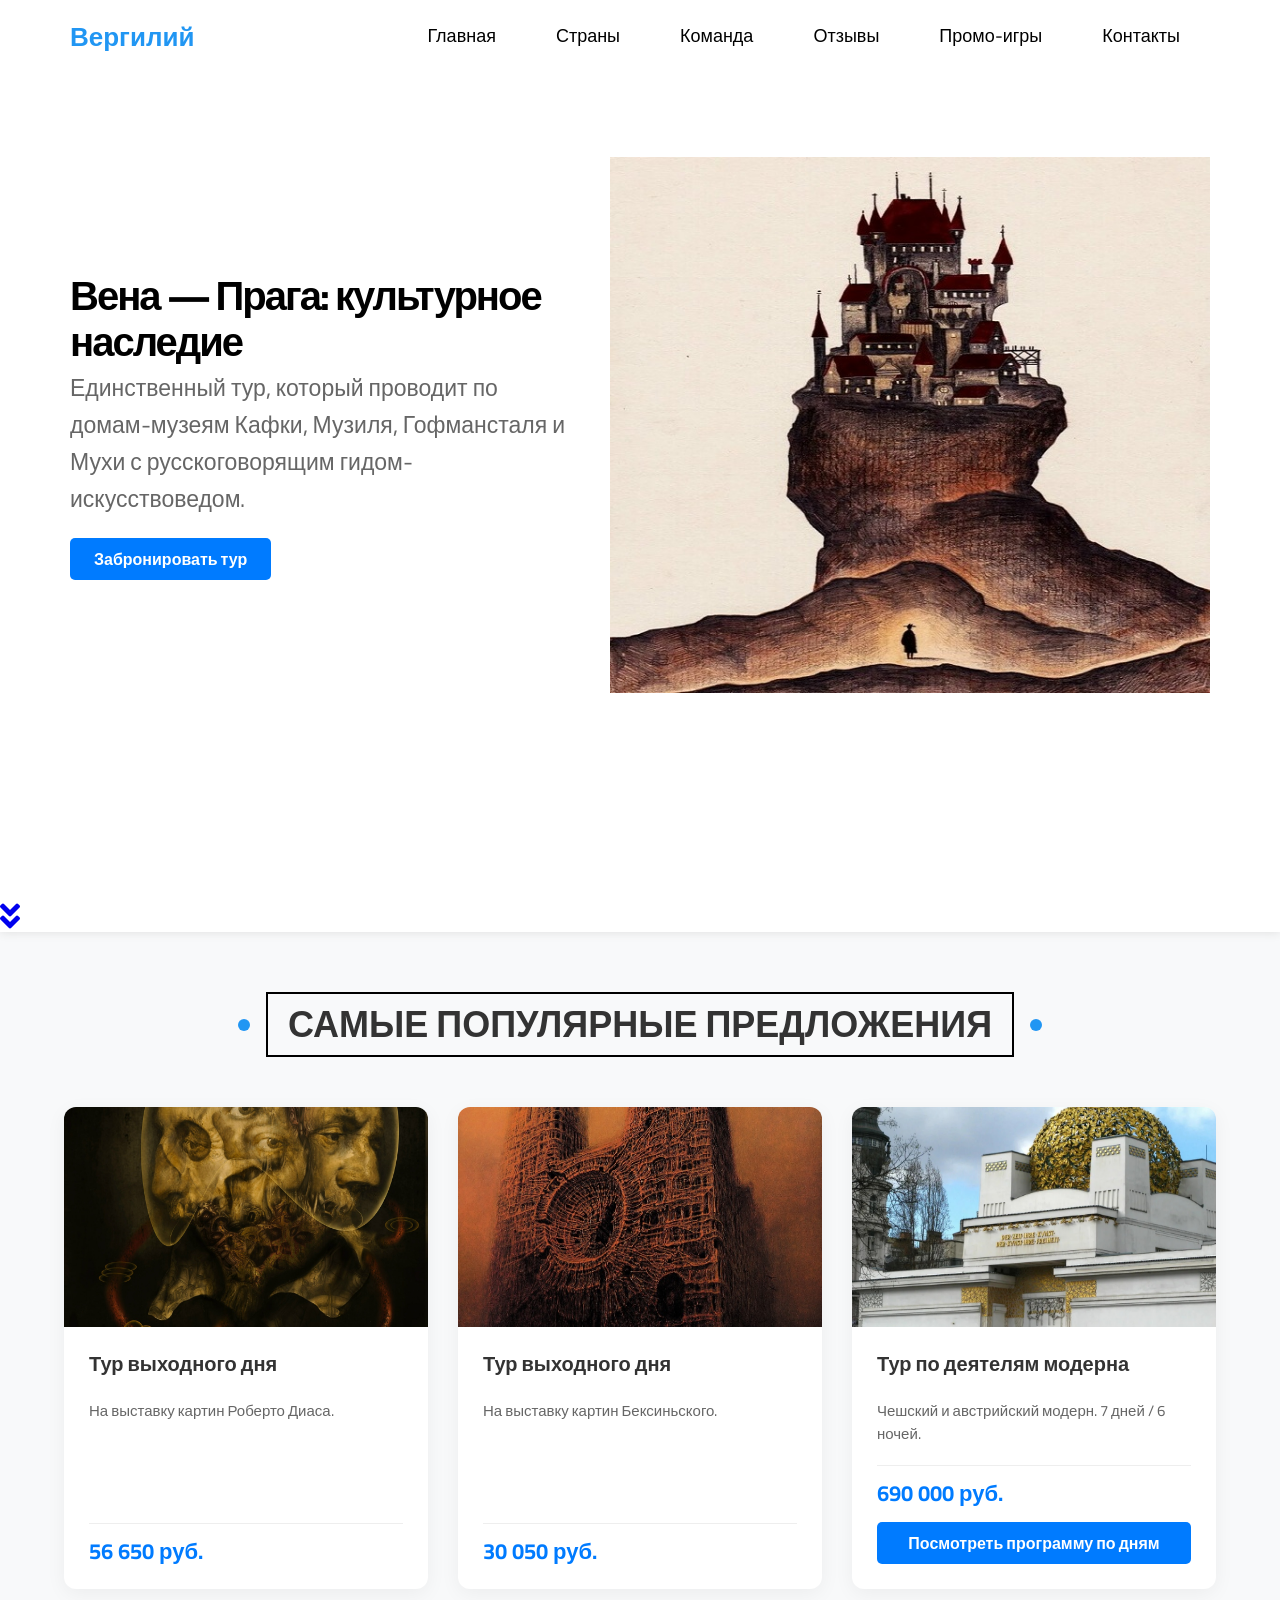
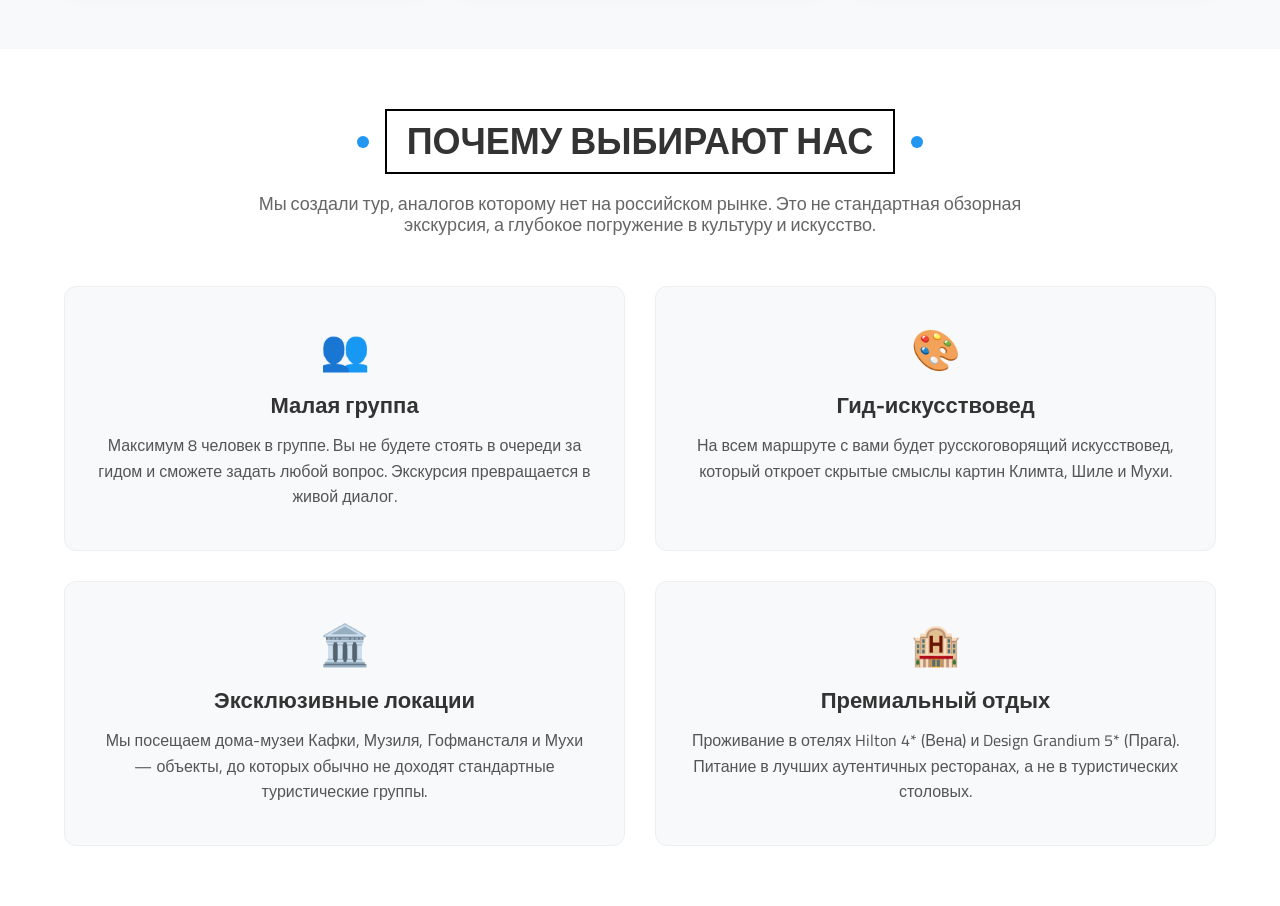
<file: index.html>
<!DOCTYPE html>
<html lang="en">
<head>
    <meta charset="UTF-8">
    <meta name="viewport" content="width=device-width, initial-scale=1.0">
    <!-- Project Title -->
    <title>Abdelrahman</title>
    <!-- Start Link CSS Sheets -->
    <!-- Normalize Sheet -->
    <link rel="stylesheet" href="css/normalize.css">
    <!-- Default Sheet for Page -->
    <link rel="stylesheet" href="css/abdelrahman.css">
    <!-- Font Awesome Sheet -->
    <link rel="stylesheet" href="css/all.min.css">
    <!-- End Link CSS Sheets -->
    <!-- Start Google Fonts -->
    <link rel="preconnect" href="https://fonts.googleapis.com">
    <link rel="preconnect" href="https://fonts.gstatic.com" crossorigin>
    <link 
    href="https://fonts.googleapis.com/css2?family=Cairo:wght@300;400;700&family=Lalezar&family=Lora:wght@400;500;600&family=Nunito:wght@200;400;600&family=Open+Sans:wght@400;700&family=Work+Sans:wght@200;300;400;500;600;700;800&display=swap" 
    rel="stylesheet"
    >
    <!-- End Google Fonts -->
</head>
<body>
    <!-- Start Header -->
    <div class="header" id="header">
        <div class="container">
            <a href="#" class="logo">Вергилий</a>
            <ul class="main-nav">
               <li><a href="index.html">Главная</a></li>
               
            <li><a href="countries.html">Страны</a></li>
    
            <li><a href="team.html">Команда</a></li>
            <li><a href="reviews.html">Отзывы</a></li>
            <li><a href="games.html">Промо-игры</a></li>
            <li><a href="contacts.html">Контакты</a></li>
               </div>  
                    
                  
    <!-- Start Landing -->
    <div class="landing">
    <div class="container">
        <div class="text">
            <h1>Вена — Прага: культурное наследие</h1>
            <p>Единственный тур, который проводит по домам-музеям Кафки, Музиля, Гофмансталя и Мухи с русскоговорящим гидом-искусствоведом.</p>
            <a href="contacts.html" style="display: inline-block; margin-top: 20px; padding: 12px 24px; background-color: #007bff; color: white; text-decoration: none; border-radius: 5px; font-weight: bold;">Забронировать тур</a>
        </div>
        
        <div class="image">
            <img src="imgs/castle.jpg" alt="Вена и Прага">
        </div>
    </div>
</div>
        <a href="#articles" class="go-down" title="articles">
            <i class="fas fa-angle-double-down fa-2x"></i>
        </a>
    </div>
    <!-- End Landing -->
     <!-- Start Events -->
<div class="events-section" style="padding: 60px 0; background-color: #f8f9fa;">
    <div style="width: 90%; max-width: 1200px; margin: 0 auto;">
        
        <h2 class="main-title" style="text-align: center; margin-bottom: 50px; font-size: 36px; color: #333;">Самые популярные предложения</h2>
        
        <div class="events-grid">
            
            <!-- Событие 1 (Без ссылки на about.html) -->
            <div class="event-card">
                <img src="imgs/event1.jpg" alt="Выставка Роберто Диаса" class="event-img">
                <div class="event-content">
                    <h3>Тур выходного дня</h3>
                    <p>На выставку картин Роберто Диаса.</p>
                    <div class="event-price">56 650 руб.</div>
                    <!-- Кнопки нет, тур независимый -->
                </div>
            </div>

            <!-- Событие 2 (Без ссылки на about.html) -->
            <div class="event-card">
                <img src="imgs/event2.jpg" alt="Выставка Бексиньского" class="event-img">
                <div class="event-content">
                    <h3>Тур выходного дня</h3>
                    <p>На выставку картин Бексиньского.</p>
                    <div class="event-price">30 050 руб.</div>
                    <!-- Кнопки нет, тур независимый -->
                </div>
            </div>

            <!-- Событие 3 (Наш основной тур со ссылкой) -->
            <div class="event-card">
                <img src="imgs/event3.jpg" alt="Чешский и австрийский модерн" class="event-img">
                <div class="event-content">
                    <h3>Тур по деятелям модерна</h3>
                    <p>Чешский и австрийский модерн. 7 дней / 6 ночей.</p>
                    <div class="event-price">690 000 руб.</div>
                    
                    <!-- ВОТ ЗДЕСЬ ДОБАВЛЕНА ССЫЛКА НА ПРОГРАММУ ПО ДНЯМ -->
                    <a href="about.html" style="display: block; text-align: center; margin-top: 15px; padding: 12px; background: #007bff; color: #fff; text-decoration: none; border-radius: 5px; font-weight: bold; transition: background 0.3s;">Посмотреть программу по дням</a>
                </div>
            </div>

        </div>
    </div>
</div>

<!-- Стили оставляем без изменений -->
<style>
    .events-grid {
        display: grid;
        grid-template-columns: repeat(3, 1fr);
        gap: 30px;
    }
    .event-card {
        background: #fff;
        border-radius: 12px;
        box-shadow: 0 5px 20px rgba(0,0,0,0.05);
        transition: transform 0.3s, box-shadow 0.3s;
        display: flex;
        flex-direction: column;
        overflow: hidden;
        height: 100%;
    }
    .event-card:hover {
        transform: translateY(-5px);
        box-shadow: 0 10px 25px rgba(0,0,0,0.15);
    }
    .event-img {
        width: 100%;
        height: 220px;
        object-fit: cover;
    }
    .event-content {
        padding: 25px;
        display: flex;
        flex-direction: column;
        flex-grow: 1;
    }
    .event-content h3 {
        color: #333;
        font-size: 20px;
        margin-top: 0;
        margin-bottom: 10px;
    }
    .event-content p {
        color: #666;
        line-height: 1.5;
        font-size: 15px;
        margin-bottom: 20px;
        flex-grow: 1;
    }
    .event-price {
        font-size: 22px;
        font-weight: bold;
        color: #007bff;
        border-top: 1px solid #eee;
        padding-top: 15px;
    }
    @media (max-width: 992px) { .events-grid { grid-template-columns: repeat(2, 1fr); } }
    @media (max-width: 768px) { .events-grid { grid-template-columns: 1fr; } }
</style>
<!-- End Events -->
     <!-- Start Unique -->
<div class="unique-section" style="padding: 60px 0; background-color: #ffffff;">
    <div style="width: 90%; max-width: 1200px; margin: 0 auto;">
        <h2 class="main-title" style="text-align: center; margin-bottom: 20px; font-size: 36px; color: #333;">Почему выбирают нас</h2>
        <p style="text-align: center; color: #666; font-size: 18px; margin-bottom: 50px; max-width: 800px; margin-left: auto; margin-right: auto;">
            Мы создали тур, аналогов которому нет на российском рынке. Это не стандартная обзорная экскурсия, а глубокое погружение в культуру и искусство.
        </p>
        
        <div class="unique-grid">
            
            <!-- Пункт 1 -->
            <div class="unique-card">
                <div class="unique-icon">👥</div>
                <h3>Малая группа</h3>
                <p>Максимум 8 человек в группе. Вы не будете стоять в очереди за гидом и сможете задать любой вопрос. Экскурсия превращается в живой диалог.</p>
            </div>

            <!-- Пункт 2 -->
            <div class="unique-card">
                <div class="unique-icon">🎨</div>
                <h3>Гид-искусствовед</h3>
                <p>На всем маршруте с вами будет русскоговорящий искусствовед, который откроет скрытые смыслы картин Климта, Шиле и Мухи.</p>
            </div>

            <!-- Пункт 3 -->
            <div class="unique-card">
                <div class="unique-icon">🏛️</div>
                <h3>Эксклюзивные локации</h3>
                <p>Мы посещаем дома-музеи Кафки, Музиля, Гофмансталя и Мухи — объекты, до которых обычно не доходят стандартные туристические группы.</p>
            </div>

            <!-- Пункт 4 -->
            <div class="unique-card">
                <div class="unique-icon">🏨</div>
                <h3>Премиальный отдых</h3>
                <p>Проживание в отелях Hilton 4* (Вена) и Design Grandium 5* (Прага). Питание в лучших аутентичных ресторанах, а не в туристических столовых.</p>
            </div>

        </div>
    </div>
</div>

<style>
    .unique-grid {
        display: grid;
        grid-template-columns: repeat(2, 1fr); /* 2 колонки */
        gap: 30px;
    }

    .unique-card {
        background: #f8f9fa;
        padding: 40px 30px;
        border-radius: 12px;
        text-align: center;
        transition: all 0.3s ease;
        border: 1px solid #eee;
    }

    .unique-card:hover {
        background: #ffffff;
        box-shadow: 0 10px 30px rgba(0,0,0,0.08);
        transform: translateY(-5px);
        border-color: #007bff;
    }

    .unique-icon {
        font-size: 40px;
        margin-bottom: 20px;
    }

    .unique-card h3 {
        color: #333;
        font-size: 22px;
        margin-top: 0;
        margin-bottom: 15px;
    }

    .unique-card p {
        color: #555;
        line-height: 1.6;
        margin: 0;
    }

    @media (max-width: 768px) {
        .unique-grid {
            grid-template-columns: 1fr; /* 1 колонка на телефонах */
        }
    }
</style>
<!-- End Unique -->
</file>
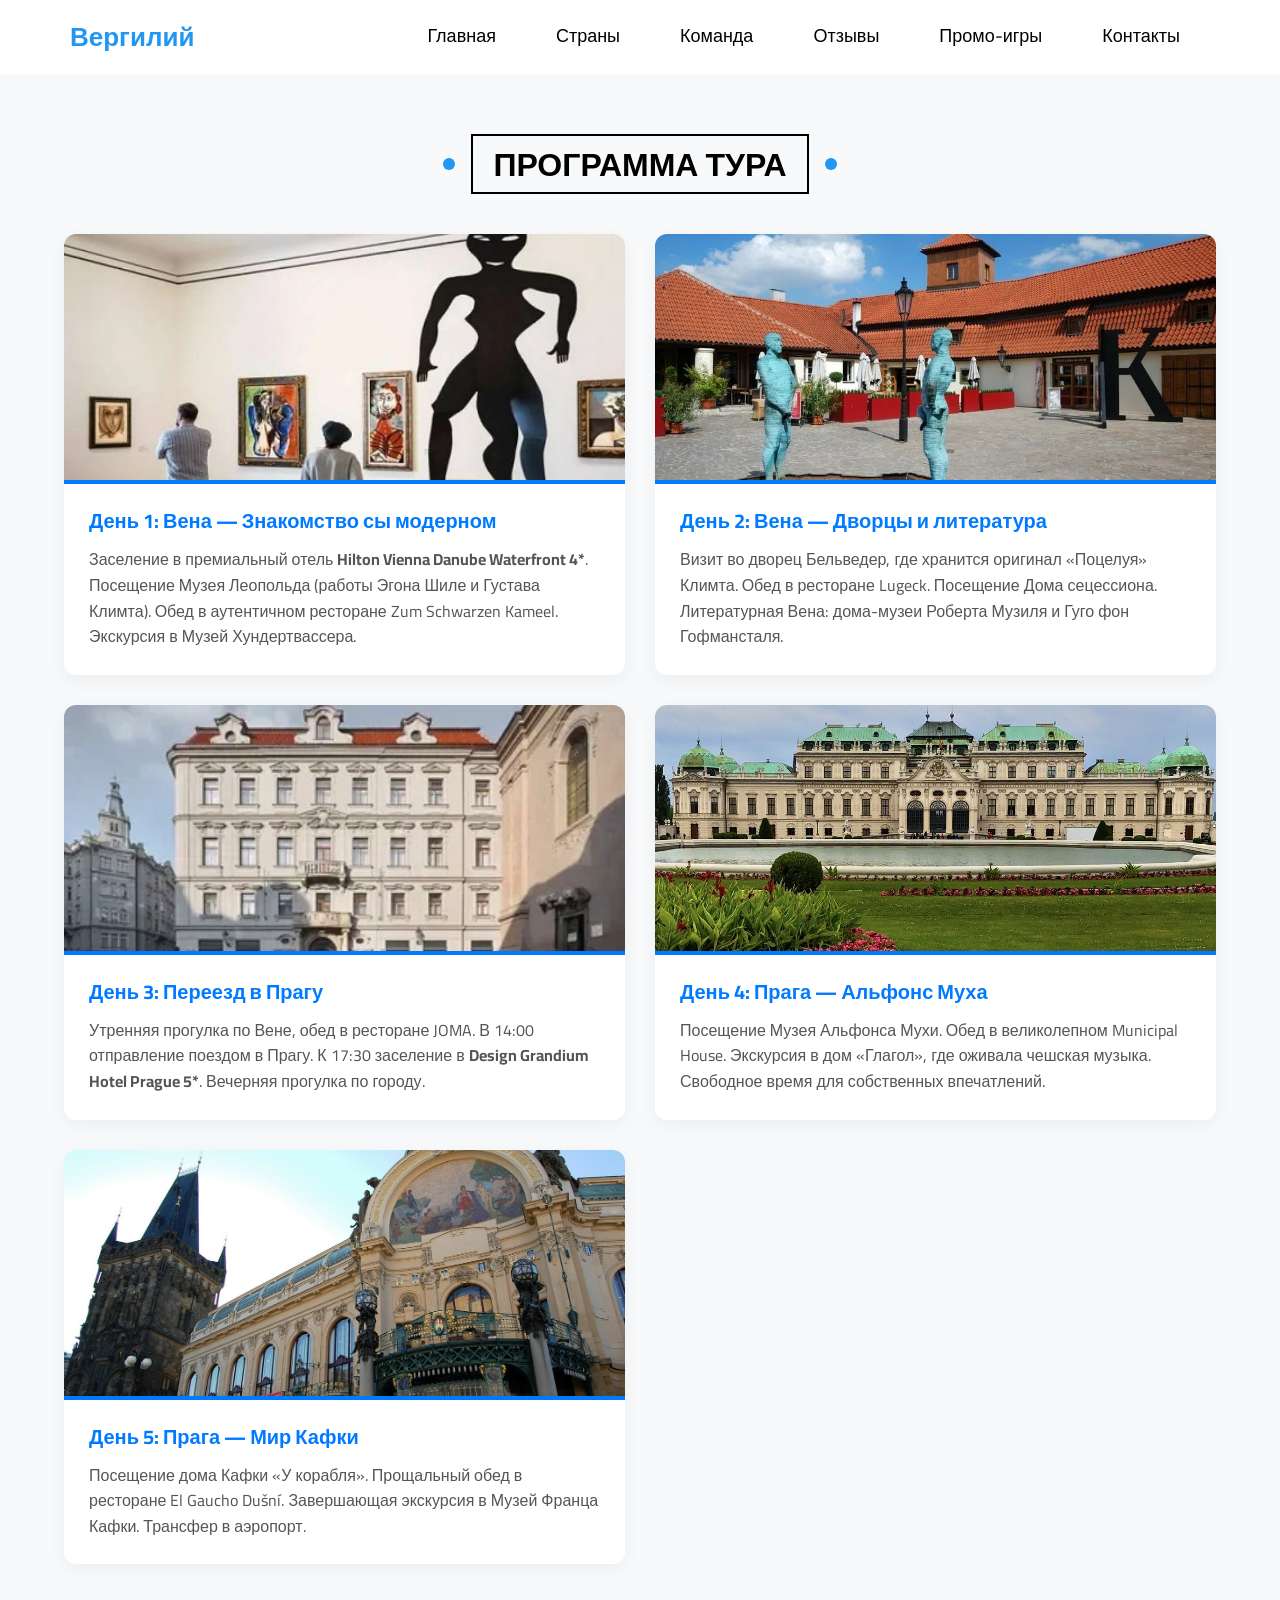
<file: about.html>
<!DOCTYPE html>
<html lang="en">
<head>
    <meta charset="UTF-8">
    <meta name="viewport" content="width=device-width, initial-scale=1.0">
    <!-- Project Title -->
    <title>Abdelrahman</title>
    <!-- Start Link CSS Sheets -->
    <!-- Normalize Sheet -->
    <link rel="stylesheet" href="css/normalize.css">
    <!-- Default Sheet for Page -->
    <link rel="stylesheet" href="css/abdelrahman.css">
    <!-- Font Awesome Sheet -->
    <link rel="stylesheet" href="css/all.min.css">
    <!-- End Link CSS Sheets -->
    <!-- Start Google Fonts -->
    <link rel="preconnect" href="https://fonts.googleapis.com">
    <link rel="preconnect" href="https://fonts.gstatic.com" crossorigin>
    <link 
    href="https://fonts.googleapis.com/css2?family=Cairo:wght@300;400;700&family=Lalezar&family=Lora:wght@400;500;600&family=Nunito:wght@200;400;600&family=Open+Sans:wght@400;700&family=Work+Sans:wght@200;300;400;500;600;700;800&display=swap" 
    rel="stylesheet"
    >
    <!-- End Google Fonts -->
</head>
<body>
    <!-- Start Header -->
    <div class="header" id="header">
        <div class="container">
            <a href="#" class="logo">Вергилий</a>
            <ul class="main-nav">
               <li><a href="index.html">Главная</a></li>
               
            <li><a href="countries.html">Страны</a></li>
            
            <li><a href="team.html">Команда</a></li>
            <li><a href="reviews.html">Отзывы</a></li>
            <li><a href="games.html">Промо-игры</a></li>
            <li><a href="contacts.html">Контакты</a></li>
               </div>  
<!-- Start About Tour -->
<div class="articles" id="about-tour" style="padding: 60px 0; background-color: #f8f9fa;">
    
    <div style="width: 90%; max-width: 1500px; margin: 0 auto;">
        <h2 class="main-title" style="text-align: center; margin-bottom: 40px; font-size: 32px;">Программа тура</h2>
        
        <div class="days-grid">
            
            <!-- День 1 -->
            <div class="day-card">
                <img src="imgs/day1.jpg" alt="Музей Леопольда" class="day-img">
                <div class="day-content">
                    <h3>День 1: Вена — Знакомство сы модерном</h3>
                    <p>Заселение в премиальный отель <b>Hilton Vienna Danube Waterfront 4*</b>. Посещение Музея Леопольда (работы Эгона Шиле и Густава Климта). Обед в аутентичном ресторане Zum Schwarzen Kameel. Экскурсия в Музей Хундертвассера.</p>
                </div>
            </div>

            <!-- День 2 -->
            <div class="day-card">
                <img src="imgs/day2.jpg" alt="Дворец Бельведер" class="day-img">
                <div class="day-content">
                    <h3>День 2: Вена — Дворцы и литература</h3>
                    <p>Визит во дворец Бельведер, где хранится оригинал «Поцелуя» Климта. Обед в ресторане Lugeck. Посещение Дома сецессиона. Литературная Вена: дома-музеи Роберта Музиля и Гуго фон Гофмансталя.</p>
                </div>
            </div>

            <!-- День 3 -->
            <div class="day-card">
                <img src="imgs/day3.jpg" alt="Прага" class="day-img">
                <div class="day-content">
                    <h3>День 3: Переезд в Прагу</h3>
                    <p>Утренняя прогулка по Вене, обед в ресторане JOMA. В 14:00 отправление поездом в Прагу. К 17:30 заселение в <b>Design Grandium Hotel Prague 5*</b>. Вечерняя прогулка по городу.</p>
                </div>
            </div>

            <!-- День 4 -->
            <div class="day-card">
                <img src="imgs/day4.jpg" alt="Музей Мухи" class="day-img">
                <div class="day-content">
                    <h3>День 4: Прага — Альфонс Муха</h3>
                    <p>Посещение Музея Альфонса Мухи. Обед в великолепном Municipal House. Экскурсия в дом «Глагол», где оживала чешская музыка. Свободное время для собственных впечатлений.</p>
                </div>
            </div>

            <!-- День 5 -->
            <div class="day-card">
                <img src="imgs/day5.jpg" alt="Музей Кафки" class="day-img">
                <div class="day-content">
                    <h3>День 5: Прага — Мир Кафки</h3>
                    <p>Посещение дома Кафки «У корабля». Прощальный обед в ресторане El Gaucho Dušní. Завершающая экскурсия в Музей Франца Кафки. Трансфер в аэропорт.</p>
                </div>
            </div>

        </div>
    </div>
</div>

<style>
    .days-grid {
        display: grid;
        grid-template-columns: repeat(2, 1fr);
        gap: 30px;
    }

    .day-card {
        background: #ffffff;
        border-radius: 12px;
        box-shadow: 0 5px 20px rgba(0,0,0,0.05);
        transition: transform 0.3s ease;
        display: flex;
        flex-direction: column;
        overflow: hidden; /* Важно: картинка не будет вылезать за скругленные углы */
    }

    .day-card:hover {
        transform: translateY(-5px);
        box-shadow: 0 10px 25px rgba(0,0,0,0.1);
    }

    /* Стили для картинки */
    .day-img {
        width: 100%;
        height: 250px; /* Высота картинки */
        object-fit: cover; /* Картинка заполняет блок, не искажая пропорции */
        border-bottom: 4px solid #007bff; /* Синяя полоска между фото и текстом */
    }

    /* Стили для текста внутри карточки */
    .day-content {
        padding: 25px;
        display: flex;
        flex-direction: column;
        flex-grow: 1;
    }

    .day-content h3 {
        color: #007bff;
        margin-top: 0;
        margin-bottom: 15px;
        font-size: 20px;
    }

    .day-content p {
        color: #555;
        line-height: 1.6;
        margin: 0;
    }

    @media (max-width: 768px) {
        .days-grid {
            grid-template-columns: 1fr; 
            gap: 20px;
        }
        .day-img {
            height: 200px; /* На телефонах картинки сделаем чуть меньше */
        }
    }
</style>
<!-- End About Tour -->
</file>
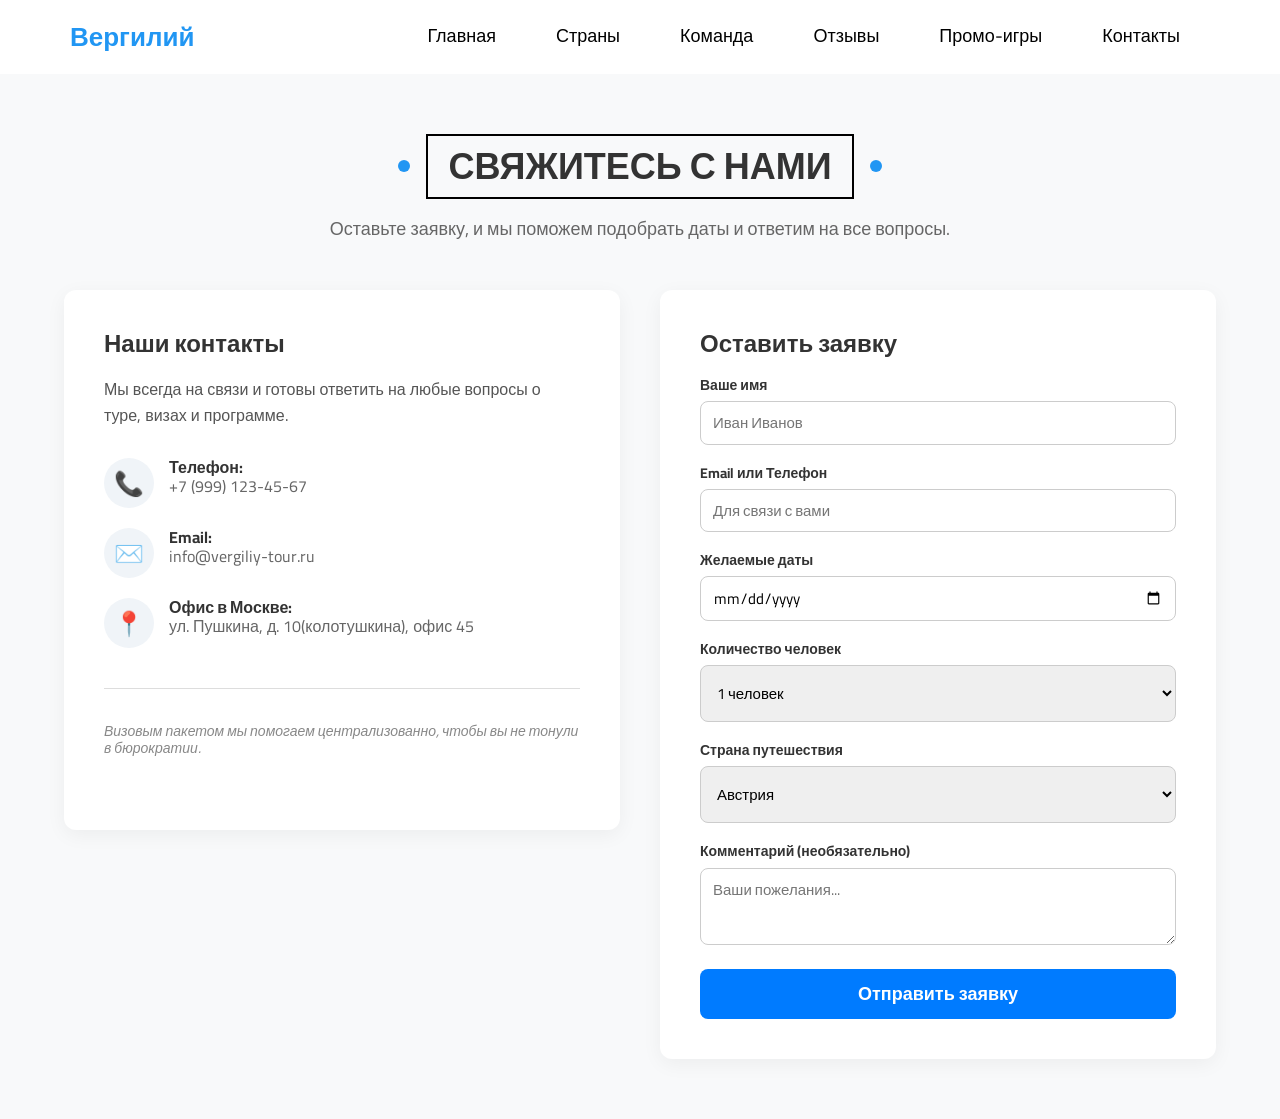
<file: contacts.html>
<!DOCTYPE html>
<html lang="en">
<head>
    <meta charset="UTF-8">
    <meta name="viewport" content="width=device-width, initial-scale=1.0">
    <!-- Project Title -->
    <title>Abdelrahman</title>
    <!-- Start Link CSS Sheets -->
    <!-- Normalize Sheet -->
    <link rel="stylesheet" href="css/normalize.css">
    <!-- Default Sheet for Page -->
    <link rel="stylesheet" href="css/abdelrahman.css">
    <!-- Font Awesome Sheet -->
    <link rel="stylesheet" href="css/all.min.css">
    <!-- End Link CSS Sheets -->
    <!-- Start Google Fonts -->
    <link rel="preconnect" href="https://fonts.googleapis.com">
    <link rel="preconnect" href="https://fonts.gstatic.com" crossorigin>
    <link 
    href="https://fonts.googleapis.com/css2?family=Cairo:wght@300;400;700&family=Lalezar&family=Lora:wght@400;500;600&family=Nunito:wght@200;400;600&family=Open+Sans:wght@400;700&family=Work+Sans:wght@200;300;400;500;600;700;800&display=swap" 
    rel="stylesheet"
    >
    <!-- End Google Fonts -->
</head>
<body>
    <!-- Start Header -->
    <div class="header" id="header">
        <div class="container">
            <a href="#" class="logo">Вергилий</a>
            <ul class="main-nav">
               <li><a href="index.html">Главная</a></li>
               
            <li><a href="countries.html">Страны</a></li>
            
            <li><a href="team.html">Команда</a></li>
            <li><a href="reviews.html">Отзывы</a></li>
            <li><a href="games.html">Промо-игры</a></li>
            <li><a href="contacts.html">Контакты</a></li>
               </div>  
               <!-- Start Contacts -->
<div class="contacts-section" style="padding: 60px 0; background-color: #f8f9fa; min-height: 70vh;">
    <div style="width: 90%; max-width: 1200px; margin: 0 auto;">
        
        <h2 class="main-title" style="text-align: center; margin-bottom: 20px; font-size: 36px; color: #333;">Свяжитесь с нами</h2>
        <p style="text-align: center; color: #666; margin-bottom: 50px; font-size: 18px;">Оставьте заявку, и мы поможем подобрать даты и ответим на все вопросы.</p>

        <div class="contacts-grid">
            
            <!-- Левая колонка: Контактная информация -->
            <div class="contact-info">
                <h3>Наши контакты</h3>
                <p style="color: #555; line-height: 1.6; margin-bottom: 30px;">
                    Мы всегда на связи и готовы ответить на любые вопросы о туре, визах и программе.
                </p>
                
                <div class="info-item">
                    <div class="info-icon">📞</div>
                    <div>
                        <b>Телефон:</b><br>
                        <span>+7 (999) 123-45-67</span>
                    </div>
                </div>
                
                <div class="info-item">
                    <div class="info-icon">✉️</div>
                    <div>
                        <b>Email:</b><br>
                        <span>info@vergiliy-tour.ru</span>
                    </div>
                </div>
                
                <div class="info-item">
                    <div class="info-icon">📍</div>
                    <div>
                        <b>Офис в Москве:</b><br>
                        <span>ул. Пушкина, д. 10(колотушкина), офис 45</span>
                    </div>
                </div>

                <div class="info-item" style="margin-top: 40px; border-top: 1px solid #ddd; padding-top: 20px;">
                    <p style="font-size: 14px; color: #888;">
                        <i>Визовым пакетом мы помогаем централизованно, чтобы вы не тонули в бюрократии.</i>
                    </p>
                </div>
            </div>

            <!-- Правая колонка: Форма бронирования -->
            <div class="contact-form-box">
                <h3>Оставить заявку</h3>
                <form onsubmit="event.preventDefault(); alert('Спасибо! Ваша заявка отправлена. Мы свяжемся с вами в ближайшее время.');">
                    
                    <div class="form-group">
                        <label>Ваше имя</label>
                        <input type="text" placeholder="Иван Иванов" required>
                    </div>

                    <div class="form-group">
                        <label>Email или Телефон</label>
                        <input type="text" placeholder="Для связи с вами" required>
                    </div>
                    
                    <div class="form-group">
                        <label>Желаемые даты</label>
                        <input type="date">
                    </div>

                    <div class="form-group">
                        <label>Количество человек</label>
                        <select>
                            <option>1 человек</option>
                            <option>2 человека</option>
                            <option>3-4 человека</option>
                            <option>Группа до 8 человек</option>
                        </select>
                    </div>
                    <div class="form-group">
                        <label>Страна путешествия</label>
                        <select>
                            <option>Австрия</option>
                            <option>Чехия</option>
                            <option>Германия</option>
                            <option>Англия</option>
                            <option>США</option>
                        </select>
                    </div>

                    <div class="form-group">
                        <label>Комментарий (необязательно)</label>
                        <textarea rows="3" placeholder="Ваши пожелания..."></textarea>
                    </div>

                    <button type="submit" class="btn-submit">Отправить заявку</button>
                </form>
            </div>

        </div>
    </div>
</div>

<style>
    .contacts-grid {
        display: grid;
        grid-template-columns: 1fr 1fr;
        gap: 40px;
        align-items: start;
    }

    .contact-info {
        background: #fff;
        padding: 40px;
        border-radius: 12px;
        box-shadow: 0 5px 20px rgba(0,0,0,0.05);
    }

    .contact-info h3 {
        color: #333;
        font-size: 24px;
        margin-top: 0;
        margin-bottom: 20px;
    }

    .info-item {
        display: flex;
        align-items: flex-start;
        margin-bottom: 20px;
    }

    .info-icon {
        font-size: 24px;
        margin-right: 15px;
        background: #f0f4f8;
        width: 50px;
        height: 50px;
        display: flex;
        align-items: center;
        justify-content: center;
        border-radius: 50%;
    }

    .info-item b {
        color: #333;
        font-size: 16px;
    }

    .info-item span {
        color: #666;
        font-size: 16px;
    }

    /* Стили для формы */
    .contact-form-box {
        background: #fff;
        padding: 40px;
        border-radius: 12px;
        box-shadow: 0 5px 20px rgba(0,0,0,0.05);
    }

    .contact-form-box h3 {
        color: #333;
        font-size: 24px;
        margin-top: 0;
        margin-bottom: 20px;
    }

    .form-group {
        margin-bottom: 20px;
    }

    .form-group label {
        display: block;
        margin-bottom: 8px;
        color: #333;
        font-weight: bold;
        font-size: 14px;
    }

    .form-group input, 
    .form-group select, 
    .form-group textarea {
        width: 100%;
        padding: 12px;
        border: 1px solid #ccc;
        border-radius: 8px;
        font-family: inherit;
        font-size: 15px;
        transition: border-color 0.3s;
    }

    .form-group input:focus, 
    .form-group select:focus, 
    .form-group textarea:focus {
        outline: none;
        border-color: #007bff;
    }

    .btn-submit {
        width: 100%;
        padding: 15px;
        background: #007bff;
        color: white;
        border: none;
        border-radius: 8px;
        font-size: 18px;
        font-weight: bold;
        cursor: pointer;
        transition: background 0.3s;
    }

    .btn-submit:hover {
        background: #0056b3;
    }

    /* Адаптивность для телефонов */
    @media (max-width: 768px) {
        .contacts-grid {
            grid-template-columns: 1fr;
        }
    }
</style>
<!-- End Contacts -->
</file>
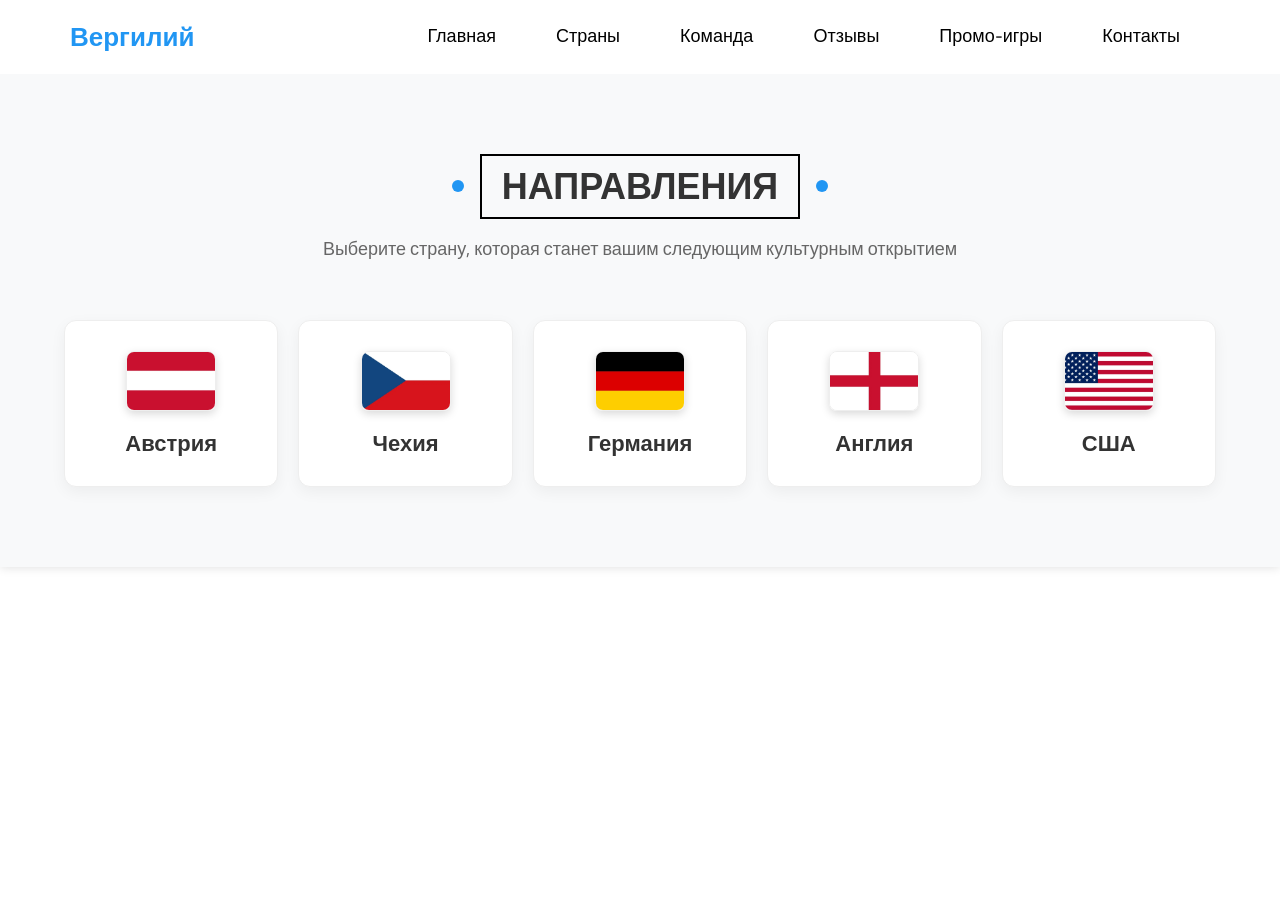
<file: countries.html>
<!DOCTYPE html>
<html lang="en">
<head>
    <meta charset="UTF-8">
    <meta name="viewport" content="width=device-width, initial-scale=1.0">
    <!-- Project Title -->
    <title>Abdelrahman</title>
    <!-- Start Link CSS Sheets -->
    <!-- Normalize Sheet -->
    <link rel="stylesheet" href="css/normalize.css">
    <!-- Default Sheet for Page -->
    <link rel="stylesheet" href="css/abdelrahman.css">
    <!-- Font Awesome Sheet -->
    <link rel="stylesheet" href="css/all.min.css">
    <!-- End Link CSS Sheets -->
    <!-- Start Google Fonts -->
    <link rel="preconnect" href="https://fonts.googleapis.com">
    <link rel="preconnect" href="https://fonts.gstatic.com" crossorigin>
    <link 
    href="https://fonts.googleapis.com/css2?family=Cairo:wght@300;400;700&family=Lalezar&family=Lora:wght@400;500;600&family=Nunito:wght@200;400;600&family=Open+Sans:wght@400;700&family=Work+Sans:wght@200;300;400;500;600;700;800&display=swap" 
    rel="stylesheet"
    >
    <!-- End Google Fonts -->
</head>
<body>
    <!-- Start Header -->
    <div class="header" id="header">
        <div class="container">
            <a href="#" class="logo">Вергилий</a>
            <ul class="main-nav">
               <li><a href="index.html">Главная</a></li>
                <li><a href="countries.html">Страны</a></li>
            
            
            <li><a href="team.html">Команда</a></li>
            <li><a href="reviews.html">Отзывы</a></li>
            <li><a href="games.html">Промо-игры</a></li>
            <li><a href="contacts.html">Контакты</a></li>
               </div>  
<!-- Start Countries -->
<div class="countries-section" style="padding: 80px 0; background-color: #f8f9fa;">
    <div style="width: 90%; max-width: 1400px; margin: 0 auto;">
        
        <h2 class="main-title" style="text-align: center; margin-bottom: 20px; font-size: 36px; color: #333;">Направления</h2>
        <p style="text-align: center; color: #666; margin-bottom: 60px; font-size: 18px;">Выберите страну, которая станет вашим следующим культурным открытием</p>
        
        <div class="countries-grid">
            
            <!-- Австрия -->
            <div class="country-card">
                <img src="imgs/flag-austria.jpg" alt="Австрия" class="flag-img">
                <h3>Австрия</h3>
            </div>

            <!-- Чехия -->
            <div class="country-card">
                <img src="imgs/flag-czech.jpg" alt="Чехия" class="flag-img">
                <h3>Чехия</h3>
            </div>

            <!-- Германия -->
            <div class="country-card">
                <img src="imgs/flag-germany.jpg" alt="Германия" class="flag-img">
                <h3>Германия</h3>
            </div>

            <!-- Англия -->
            <div class="country-card">
                <img src="imgs/flag-uk.jpg" alt="Англия" class="flag-img">
                <h3>Англия</h3>
            </div>

            <!-- США -->
            <div class="country-card">
                <img src="imgs/flag-usa.jpg" alt="США" class="flag-img">
                <h3>США</h3>
            </div>

        </div>
    </div>
</div>

<style>
    .countries-grid {
        display: grid;
        grid-template-columns: repeat(5, 1fr); /* 5 колонок в один ряд */
        gap: 20px;
    }

    .country-card {
        background: #fff;
        padding: 30px 20px;
        border-radius: 12px;
        text-align: center;
        box-shadow: 0 5px 15px rgba(0,0,0,0.05);
        transition: transform 0.3s ease, box-shadow 0.3s ease;
        cursor: pointer;
        border: 1px solid #eee;
        display: flex;
        flex-direction: column;
        align-items: center;
    }

    .country-card:hover {
        transform: translateY(-10px); /* Карточка всплывает вверх */
        box-shadow: 0 15px 30px rgba(0,0,0,0.1);
        border-color: #007bff;
    }

    /* Стили для картинок флагов */
    .flag-img {
        width: 90px;          /* Ширина флага */
        height: 60px;         /* Высота флага */
        object-fit: cover;    /* Картинка заполняет блок без искажений */
        border-radius: 8px;   /* Закругляем края */
        box-shadow: 0 3px 8px rgba(0,0,0,0.15); /* Легкая тень для объема */
        margin-bottom: 20px;
        border: 1px solid #eee;
    }

    .country-card h3 {
        margin: 0;
        color: #333;
        font-size: 22px;
        font-weight: bold;
    }

    /* Адаптивность */
    @media (max-width: 1100px) {
        .countries-grid { grid-template-columns: repeat(3, 1fr); }
    }

    @media (max-width: 768px) {
        .countries-grid { grid-template-columns: repeat(2, 1fr); }
    }

    @media (max-width: 480px) {
        .countries-grid { grid-template-columns: 1fr; }
    }
</style>
<!-- End Countries -->
</file>
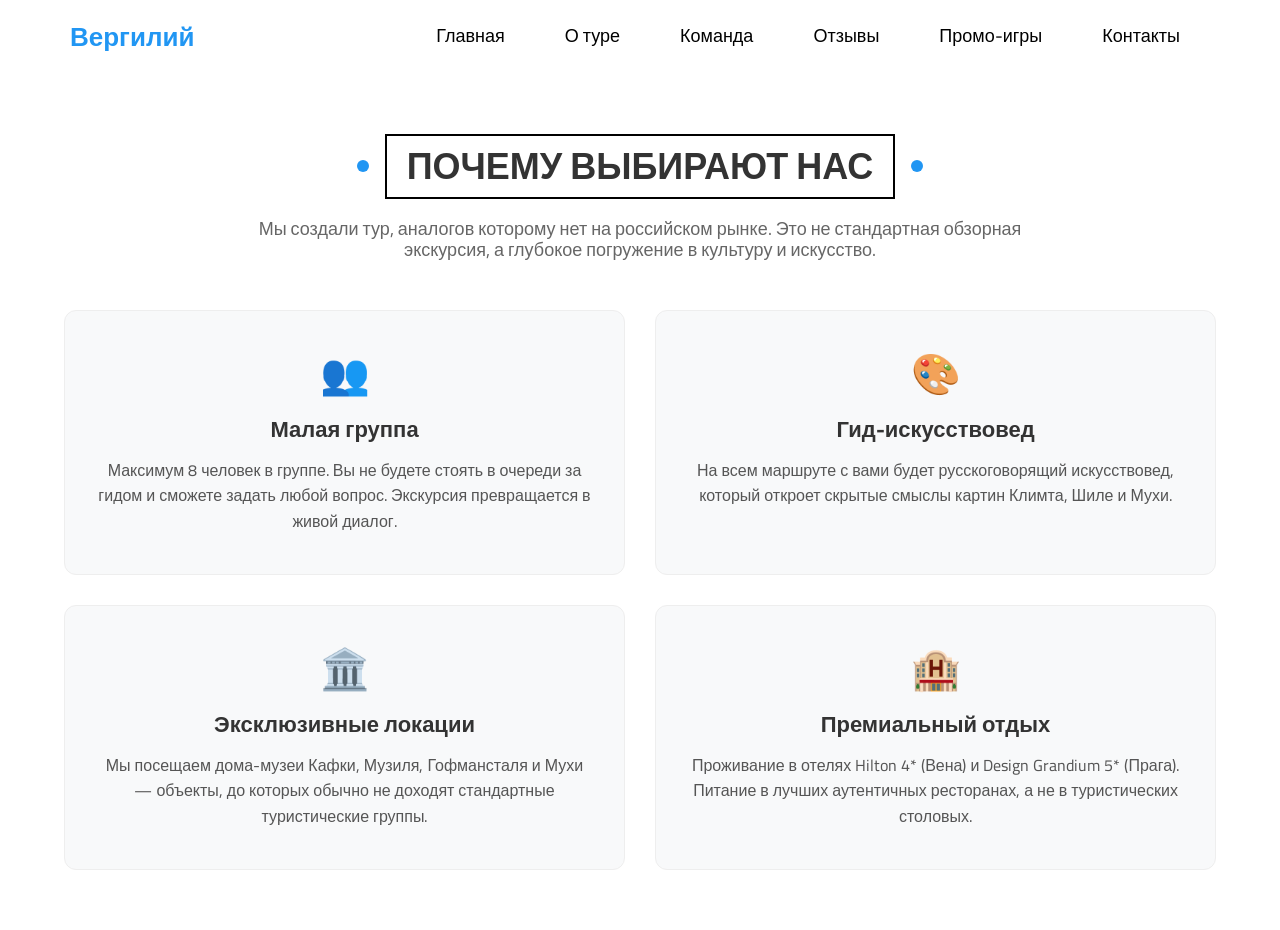
<file: events.html>
<!DOCTYPE html>
<html lang="en">
<head>
    <meta charset="UTF-8">
    <meta name="viewport" content="width=device-width, initial-scale=1.0">
    <!-- Project Title -->
    <title>Abdelrahman</title>
    <!-- Start Link CSS Sheets -->
    <!-- Normalize Sheet -->
    <link rel="stylesheet" href="css/normalize.css">
    <!-- Default Sheet for Page -->
    <link rel="stylesheet" href="css/abdelrahman.css">
    <!-- Font Awesome Sheet -->
    <link rel="stylesheet" href="css/all.min.css">
    <!-- End Link CSS Sheets -->
    <!-- Start Google Fonts -->
    <link rel="preconnect" href="https://fonts.googleapis.com">
    <link rel="preconnect" href="https://fonts.gstatic.com" crossorigin>
    <link 
    href="https://fonts.googleapis.com/css2?family=Cairo:wght@300;400;700&family=Lalezar&family=Lora:wght@400;500;600&family=Nunito:wght@200;400;600&family=Open+Sans:wght@400;700&family=Work+Sans:wght@200;300;400;500;600;700;800&display=swap" 
    rel="stylesheet"
    >
    <!-- End Google Fonts -->
</head>
<body>
    <!-- Start Header -->
    <div class="header" id="header">
        <div class="container">
            <a href="#" class="logo">Вергилий</a>
            <ul class="main-nav">
               <li><a href="index.html">Главная</a></li>
               
            <li><a href="about.html">О туре</a></li>
            
            <li><a href="team.html">Команда</a></li>
            <li><a href="reviews.html">Отзывы</a></li>
            <li><a href="games.html">Промо-игры</a></li>
            <li><a href="contacts.html">Контакты</a></li>
               </div>  
<!-- Start Unique -->
<div class="unique-section" style="padding: 60px 0; background-color: #ffffff;">
    <div style="width: 90%; max-width: 1200px; margin: 0 auto;">
        <h2 class="main-title" style="text-align: center; margin-bottom: 20px; font-size: 36px; color: #333;">Почему выбирают нас</h2>
        <p style="text-align: center; color: #666; font-size: 18px; margin-bottom: 50px; max-width: 800px; margin-left: auto; margin-right: auto;">
            Мы создали тур, аналогов которому нет на российском рынке. Это не стандартная обзорная экскурсия, а глубокое погружение в культуру и искусство.
        </p>
        
        <div class="unique-grid">
            
            <!-- Пункт 1 -->
            <div class="unique-card">
                <div class="unique-icon">👥</div>
                <h3>Малая группа</h3>
                <p>Максимум 8 человек в группе. Вы не будете стоять в очереди за гидом и сможете задать любой вопрос. Экскурсия превращается в живой диалог.</p>
            </div>

            <!-- Пункт 2 -->
            <div class="unique-card">
                <div class="unique-icon">🎨</div>
                <h3>Гид-искусствовед</h3>
                <p>На всем маршруте с вами будет русскоговорящий искусствовед, который откроет скрытые смыслы картин Климта, Шиле и Мухи.</p>
            </div>

            <!-- Пункт 3 -->
            <div class="unique-card">
                <div class="unique-icon">🏛️</div>
                <h3>Эксклюзивные локации</h3>
                <p>Мы посещаем дома-музеи Кафки, Музиля, Гофмансталя и Мухи — объекты, до которых обычно не доходят стандартные туристические группы.</p>
            </div>

            <!-- Пункт 4 -->
            <div class="unique-card">
                <div class="unique-icon">🏨</div>
                <h3>Премиальный отдых</h3>
                <p>Проживание в отелях Hilton 4* (Вена) и Design Grandium 5* (Прага). Питание в лучших аутентичных ресторанах, а не в туристических столовых.</p>
            </div>

        </div>
    </div>
</div>

<style>
    .unique-grid {
        display: grid;
        grid-template-columns: repeat(2, 1fr); /* 2 колонки */
        gap: 30px;
    }

    .unique-card {
        background: #f8f9fa;
        padding: 40px 30px;
        border-radius: 12px;
        text-align: center;
        transition: all 0.3s ease;
        border: 1px solid #eee;
    }

    .unique-card:hover {
        background: #ffffff;
        box-shadow: 0 10px 30px rgba(0,0,0,0.08);
        transform: translateY(-5px);
        border-color: #007bff;
    }

    .unique-icon {
        font-size: 40px;
        margin-bottom: 20px;
    }

    .unique-card h3 {
        color: #333;
        font-size: 22px;
        margin-top: 0;
        margin-bottom: 15px;
    }

    .unique-card p {
        color: #555;
        line-height: 1.6;
        margin: 0;
    }

    @media (max-width: 768px) {
        .unique-grid {
            grid-template-columns: 1fr; /* 1 колонка на телефонах */
        }
    }
</style>
<!-- End Unique -->
</file>
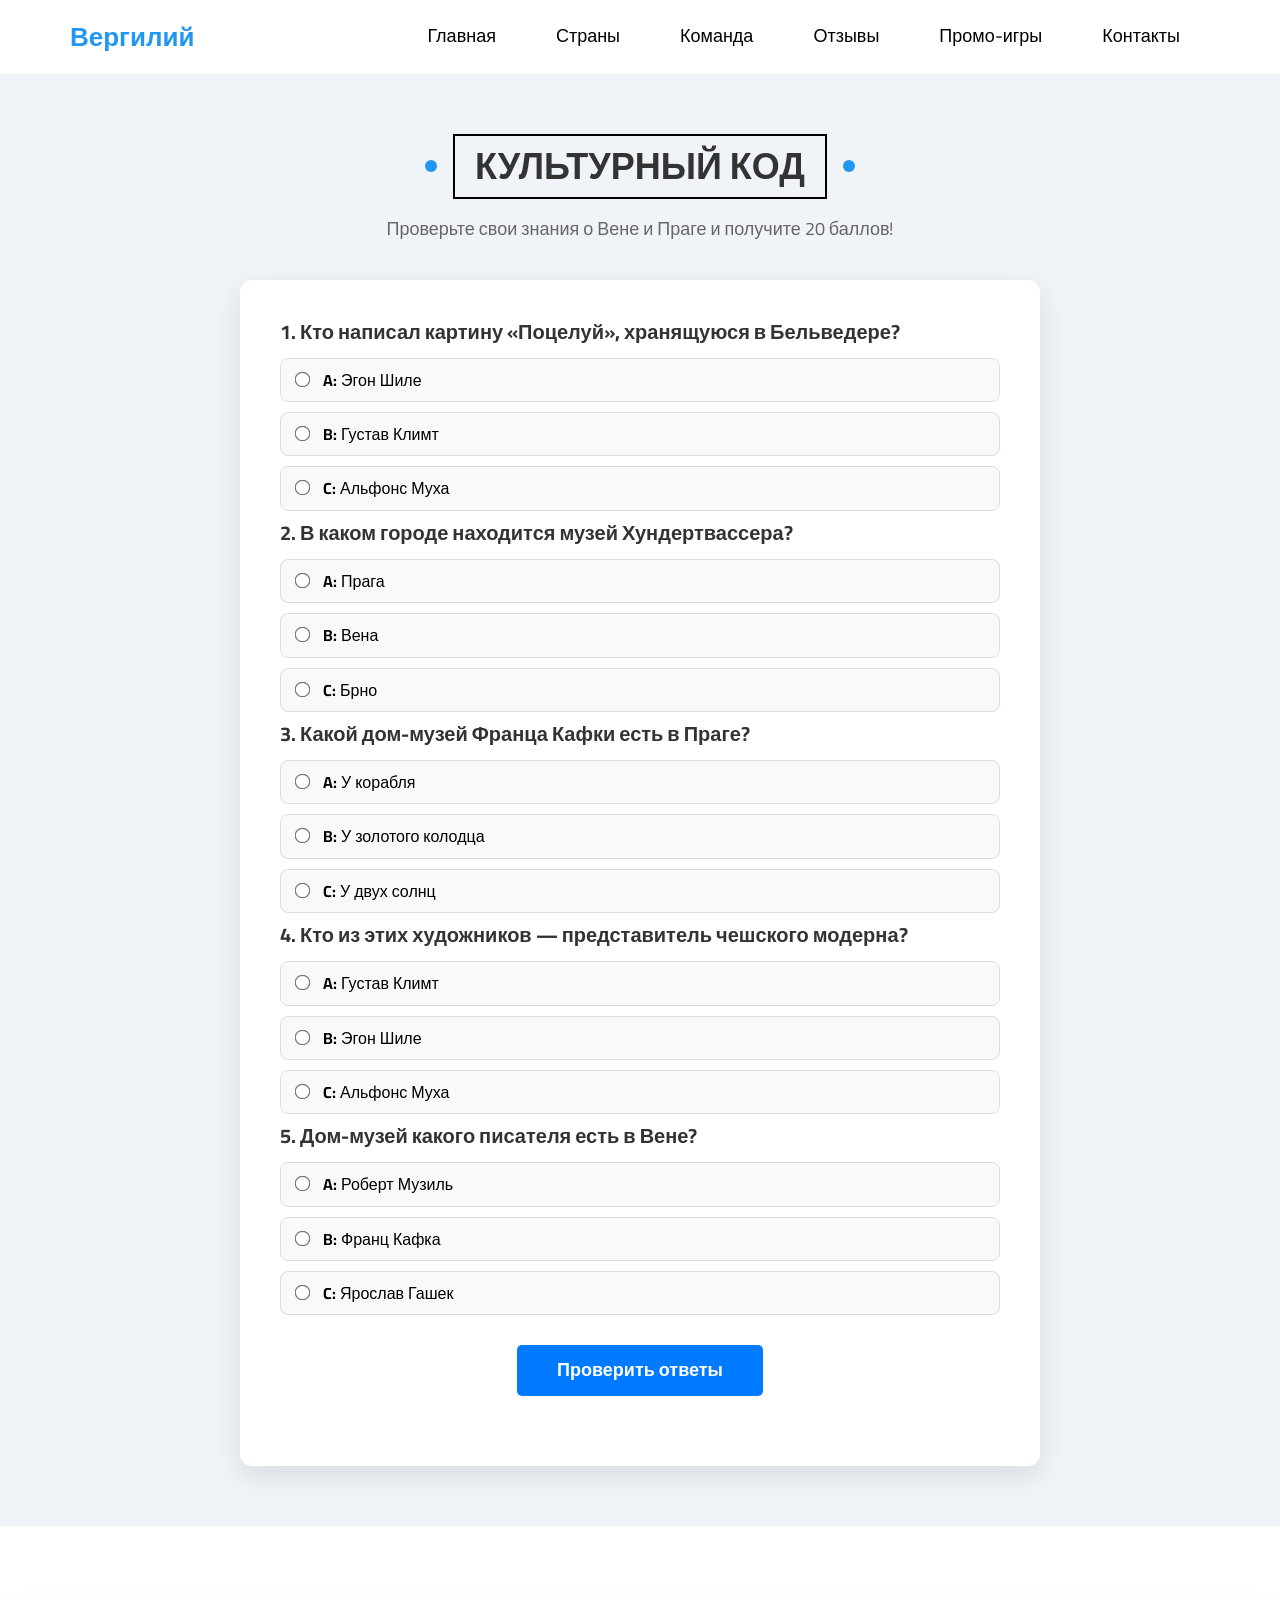
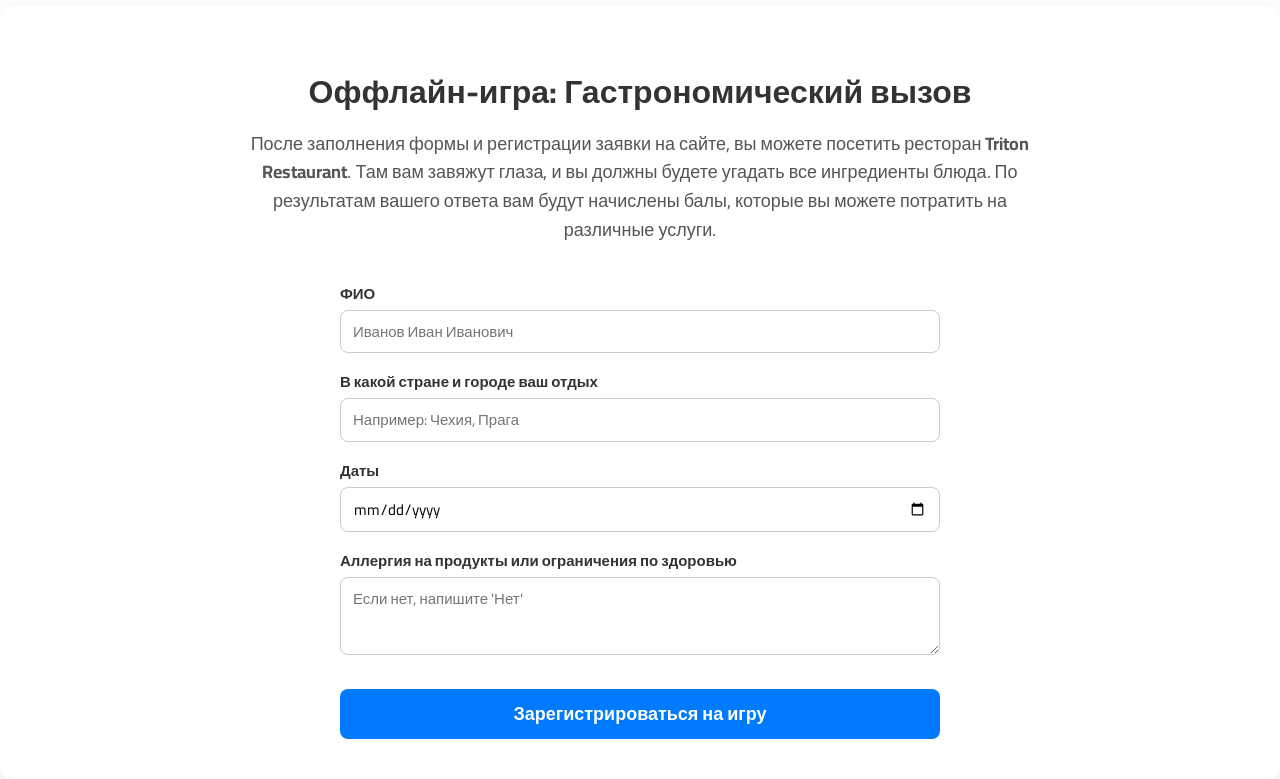
<file: games.html>
<!DOCTYPE html>
<html lang="en">
<head>
    <meta charset="UTF-8">
    <meta name="viewport" content="width=device-width, initial-scale=1.0">
    <!-- Project Title -->
    <title>Abdelrahman</title>
    <!-- Start Link CSS Sheets -->
    <!-- Normalize Sheet -->
    <link rel="stylesheet" href="css/normalize.css">
    <!-- Default Sheet for Page -->
    <link rel="stylesheet" href="css/abdelrahman.css">
    <!-- Font Awesome Sheet -->
    <link rel="stylesheet" href="css/all.min.css">
    <!-- End Link CSS Sheets -->
    <!-- Start Google Fonts -->
    <link rel="preconnect" href="https://fonts.googleapis.com">
    <link rel="preconnect" href="https://fonts.gstatic.com" crossorigin>
    <link 
    href="https://fonts.googleapis.com/css2?family=Cairo:wght@300;400;700&family=Lalezar&family=Lora:wght@400;500;600&family=Nunito:wght@200;400;600&family=Open+Sans:wght@400;700&family=Work+Sans:wght@200;300;400;500;600;700;800&display=swap" 
    rel="stylesheet"
    >
    <!-- End Google Fonts -->
</head>
<body>
    <!-- Start Header -->
    <div class="header" id="header">
        <div class="container">
            <a href="#" class="logo">Вергилий</a>
            <ul class="main-nav">
               <li><a href="index.html">Главная</a></li>
               
            <li><a href="countries.html">Страны</a></li>
             
            <li><a href="team.html">Команда</a></li>
            <li><a href="reviews.html">Отзывы</a></li>
            <li><a href="games.html">Промо-игры</a></li>
            <li><a href="contacts.html">Контакты</a></li>
               </div>  
               <!-- Start Games -->
<div class="games-section" style="padding: 60px 0; background-color: #f0f4f8;">
    <div style="width: 90%; max-width: 800px; margin: 0 auto;">
        
        <h2 class="main-title" style="text-align: center; margin-bottom: 20px; font-size: 36px; color: #333;">Культурный код</h2>
        <p style="text-align: center; color: #666; margin-bottom: 40px; font-size: 18px;">Проверьте свои знания о Вене и Праге и получите 20 баллов!</p>

        <div id="quiz-container" style="background: #fff; padding: 40px; border-radius: 12px; box-shadow: 0 10px 30px rgba(0,0,0,0.1);">
            <div id="quiz"></div>
            
            <div style="text-align: center; margin-top: 30px;">
                <button id="submit" style="padding: 15px 40px; cursor: pointer; background-color: #007bff; color: white; border: none; border-radius: 5px; font-size: 18px; font-weight: bold; transition: background 0.3s;">Проверить ответы</button>
            </div>
            
            <h3 id="results" style="text-align: center; margin-top: 30px; color: #28a745; font-size: 22px;"></h3>
        </div>

    </div>
</div>

<style>
    /* Стили для вопросов викторины */
    .question {
        font-size: 20px;
        font-weight: bold;
        margin-bottom: 15px;
        color: #333;
    }
    .answers label {
        display: block;
        padding: 12px 15px;
        margin-bottom: 10px;
        background: #f8f9fa;
        border-radius: 8px;
        cursor: pointer;
        border: 1px solid #ddd;
        transition: background 0.2s;
    }
    .answers label:hover {
        background: #e9ecef;
    }
    .answers input[type="radio"] {
        margin-right: 10px;
        transform: scale(1.2);
    }
    /* Стили для формы оффлайн-игры */
    .form-group {
        margin-bottom: 20px;
    }
    .form-group label {
        display: block;
        margin-bottom: 8px;
        color: #333;
        font-weight: bold;
        font-size: 15px;
    }
    .form-group input, 
    .form-group textarea {
        width: 100%;
        padding: 12px;
        border: 1px solid #ccc;
        border-radius: 8px;
        font-family: inherit;
        font-size: 15px;
        transition: border-color 0.3s;
    }
    .form-group input:focus, 
    .form-group textarea:focus {
        outline: none;
        border-color: #007bff;
    }
    .btn-submit {
        width: 100%;
        padding: 15px;
        background: #007bff;
        color: white;
        border: none;
        border-radius: 8px;
        font-size: 18px;
        font-weight: bold;
        cursor: pointer;
        transition: background 0.3s;
        margin-top: 10px;
    }
    .btn-submit:hover {
        background: #0056b3;
    }
</style>
<!-- End Games -->
 <script src="js/script.js"></script>
</body>
</html>
 <!-- Оффлайн игра: Гастрономический вызов -->
        <div style="margin-top: 80px; background: #fff; padding: 40px; border-radius: 12px; box-shadow: 0 10px 30px rgba(0,0,0,0.1);">
            <h2 style="text-align: center; margin-bottom: 20px; font-size: 32px; color: #333;">Оффлайн-игра: Гастрономический вызов</h2>
            
            <p style="text-align: center; color: #555; font-size: 18px; line-height: 1.6; margin-bottom: 40px; max-width: 800px; margin-left: auto; margin-right: auto;">
                После заполнения формы и регистрации заявки на сайте, вы можете посетить ресторан <b>Triton Restaurant</b>. Там вам завяжут глаза, и вы должны будете угадать все ингредиенты блюда. По результатам вашего ответа вам будут начислены балы, которые вы можете потратить на различные услуги.
            </p>

            <!-- Форма регистрации -->
            <form onsubmit="event.preventDefault(); alert('Заявка успешно отправлена! Мы свяжемся с вами для подтверждения бронирования.');" style="max-width: 600px; margin: 0 auto;">
                
                <div class="form-group">
                    <label>ФИО</label>
                    <input type="text" placeholder="Иванов Иван Иванович" required>
                </div>

                <div class="form-group">
                    <label>В какой стране и городе ваш отдых</label>
                    <input type="text" placeholder="Например: Чехия, Прага" required>
                </div>

                <div class="form-group">
                    <label>Даты</label>
                    <input type="date" required>
                </div>

                <div class="form-group">
                    <label>Аллергия на продукты или ограничения по здоровью</label>
                    <textarea rows="3" placeholder="Если нет, напишите 'Нет'" required></textarea>
                </div>

                <button type="submit" class="btn-submit">Зарегистрироваться на игру</button>
            </form>
        </div>
</file>
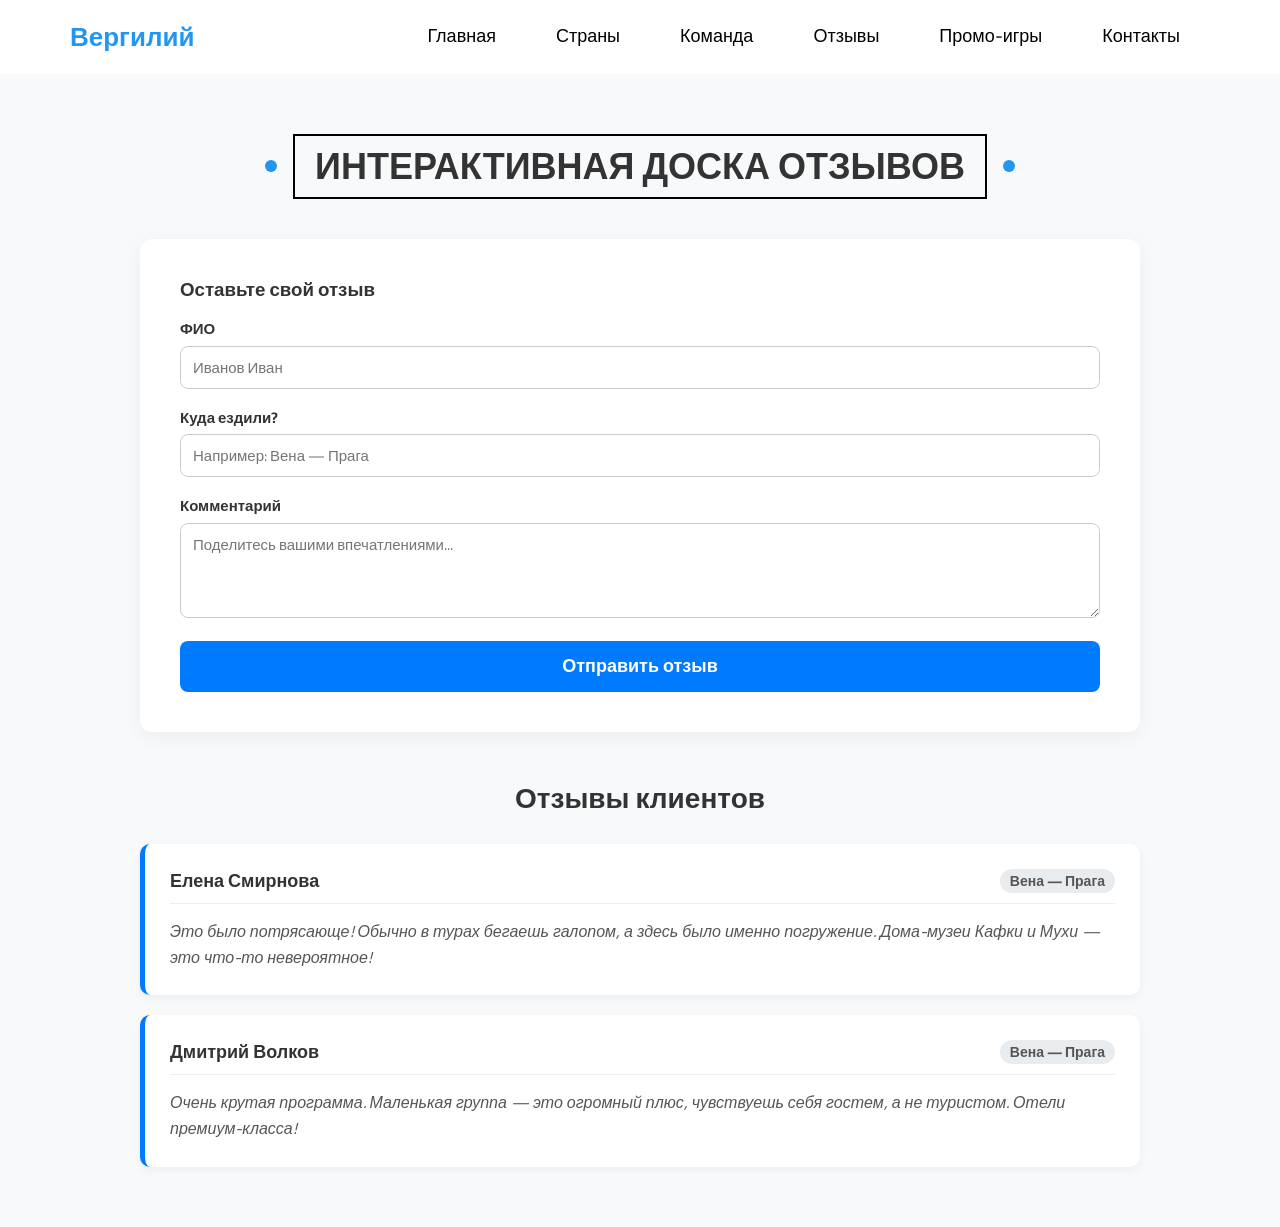
<file: reviews.html>
<!DOCTYPE html>
<html lang="en">
<head>
    <meta charset="UTF-8">
    <meta name="viewport" content="width=device-width, initial-scale=1.0">
    <!-- Project Title -->
    <title>Abdelrahman</title>
    <!-- Start Link CSS Sheets -->
    <!-- Normalize Sheet -->
    <link rel="stylesheet" href="css/normalize.css">
    <!-- Default Sheet for Page -->
    <link rel="stylesheet" href="css/abdelrahman.css">
    <!-- Font Awesome Sheet -->
    <link rel="stylesheet" href="css/all.min.css">
    <!-- End Link CSS Sheets -->
    <!-- Start Google Fonts -->
    <link rel="preconnect" href="https://fonts.googleapis.com">
    <link rel="preconnect" href="https://fonts.gstatic.com" crossorigin>
    <link 
    href="https://fonts.googleapis.com/css2?family=Cairo:wght@300;400;700&family=Lalezar&family=Lora:wght@400;500;600&family=Nunito:wght@200;400;600&family=Open+Sans:wght@400;700&family=Work+Sans:wght@200;300;400;500;600;700;800&display=swap" 
    rel="stylesheet"
    >
    <!-- End Google Fonts -->
</head>
<body>
    <!-- Start Header -->
    <div class="header" id="header">
        <div class="container">
            <a href="#" class="logo">Вергилий</a>
            <ul class="main-nav">
               <li><a href="index.html">Главная</a></li>
               
            <li><a href="countries.html">Страны</a></li>
            
            <li><a href="team.html">Команда</a></li>
            <li><a href="reviews.html">Отзывы</a></li>
            <li><a href="games.html">Промо-игры</a></li>
            <li><a href="contacts.html">Контакты</a></li>
               </div>  
               <!-- Start Reviews -->
<div class="reviews-section" style="padding: 60px 0; background-color: #f8f9fa;">
    <div style="width: 90%; max-width: 1000px; margin: 0 auto;">
        
        <h2 class="main-title" style="text-align: center; margin-bottom: 40px; font-size: 36px; color: #333;">Интерактивная доска отзывов</h2>
        
        <!-- Форма добавления отзыва -->
        <div style="background: #fff; padding: 40px; border-radius: 12px; box-shadow: 0 5px 20px rgba(0,0,0,0.05); margin-bottom: 50px;">
            <h3 style="margin-top: 0; margin-bottom: 20px; color: #333;">Оставьте свой отзыв</h3>
            <form id="review-form">
                <div class="form-group">
                    <label>ФИО</label>
                    <input type="text" id="rev-name" placeholder="Иванов Иван" required>
                </div>
                <div class="form-group">
                    <label>Куда ездили?</label>
                    <input type="text" id="rev-destination" placeholder="Например: Вена — Прага" required>
                </div>
                <div class="form-group">
                    <label>Комментарий</label>
                    <textarea id="rev-comment" rows="4" placeholder="Поделитесь вашими впечатлениями..." required></textarea>
                </div>
                <button type="submit" class="btn-submit">Отправить отзыв</button>
            </form>
        </div>

        <!-- Свободное поле для отзывов -->
        <h3 style="text-align: center; margin-bottom: 30px; color: #333; font-size: 28px;">Отзывы клиентов</h3>
        <div id="reviews-container" style="display: flex; flex-direction: column; gap: 20px;">
            
            <!-- Стартовые отзывы, чтобы доска не была пустой -->
            <div class="review-card">
                <div class="review-header">
                    <b>Елена Смирнова</b> <span class="review-dest">Вена — Прага</span>
                </div>
                <p class="review-text">Это было потрясающе! Обычно в турах бегаешь галопом, а здесь было именно погружение. Дома-музеи Кафки и Мухи — это что-то невероятное!</p>
            </div>
            
            <div class="review-card">
                <div class="review-header">
                    <b>Дмитрий Волков</b> <span class="review-dest">Вена — Прага</span>
                </div>
                <p class="review-text">Очень крутая программа. Маленькая группа — это огромный плюс, чувствуешь себя гостем, а не туристом. Отели премиум-класса!</p>
            </div>

        </div>
    </div>
</div>

<style>
    .form-group {
        margin-bottom: 20px;
    }
    .form-group label {
        display: block;
        margin-bottom: 8px;
        color: #333;
        font-weight: bold;
        font-size: 15px;
    }
    .form-group input, 
    .form-group textarea {
        width: 100%;
        padding: 12px;
        border: 1px solid #ccc;
        border-radius: 8px;
        font-family: inherit;
        font-size: 15px;
        transition: border-color 0.3s;
    }
    .form-group input:focus, 
    .form-group textarea:focus {
        outline: none;
        border-color: #007bff;
    }
    .btn-submit {
        width: 100%;
        padding: 15px;
        background: #007bff;
        color: white;
        border: none;
        border-radius: 8px;
        font-size: 18px;
        font-weight: bold;
        cursor: pointer;
        transition: background 0.3s;
    }
    .btn-submit:hover {
        background: #0056b3;
    }

    /* Стили для карточек отзывов */
    .review-card {
        background: #fff;
        padding: 25px;
        border-radius: 10px;
        box-shadow: 0 3px 10px rgba(0,0,0,0.05);
        border-left: 5px solid #007bff;
    }
    .review-header {
        display: flex;
        justify-content: space-between;
        align-items: center;
        margin-bottom: 15px;
        border-bottom: 1px solid #eee;
        padding-bottom: 10px;
    }
    .review-header b {
        color: #333;
        font-size: 18px;
    }
    .review-dest {
        background: #e9ecef;
        color: #555;
        padding: 4px 10px;
        border-radius: 20px;
        font-size: 14px;
        font-weight: bold;
    }
    .review-text {
        color: #555;
        line-height: 1.6;
        margin: 0;
        font-style: italic;
    }
</style>
<!-- End Reviews -->
</file>
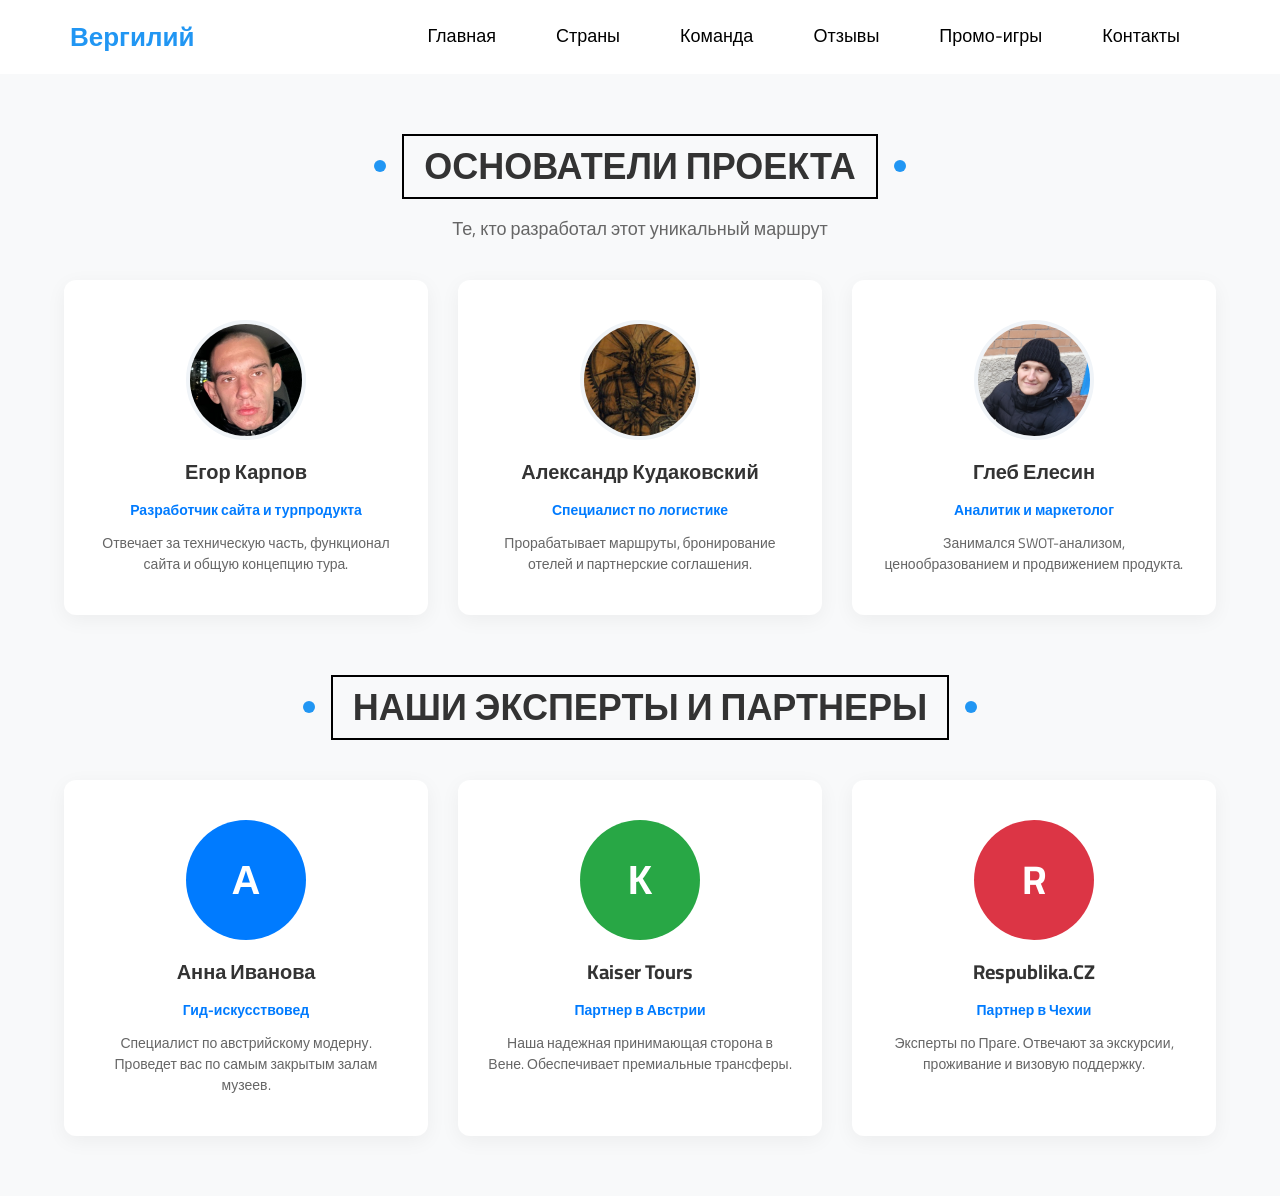
<file: team.html>
<!DOCTYPE html>
<html lang="en">
<head>
    <meta charset="UTF-8">
    <meta name="viewport" content="width=device-width, initial-scale=1.0">
    <!-- Project Title -->
    <title>Abdelrahman</title>
    <!-- Start Link CSS Sheets -->
    <!-- Normalize Sheet -->
    <link rel="stylesheet" href="css/normalize.css">
    <!-- Default Sheet for Page -->
    <link rel="stylesheet" href="css/abdelrahman.css">
    <!-- Font Awesome Sheet -->
    <link rel="stylesheet" href="css/all.min.css">
    <!-- End Link CSS Sheets -->
    <!-- Start Google Fonts -->
    <link rel="preconnect" href="https://fonts.googleapis.com">
    <link rel="preconnect" href="https://fonts.gstatic.com" crossorigin>
    <link 
    href="https://fonts.googleapis.com/css2?family=Cairo:wght@300;400;700&family=Lalezar&family=Lora:wght@400;500;600&family=Nunito:wght@200;400;600&family=Open+Sans:wght@400;700&family=Work+Sans:wght@200;300;400;500;600;700;800&display=swap" 
    rel="stylesheet"
    >
    <!-- End Google Fonts -->
</head>
<body>
    <!-- Start Header -->
    <div class="header" id="header">
        <div class="container">
            <a href="#" class="logo">Вергилий</a>
            <ul class="main-nav">
               <li><a href="index.html">Главная</a></li>
               
            <li><a href="countries.html">Страны</a></li>
            
            <li><a href="team.html">Команда</a></li>
            <li><a href="reviews.html">Отзывы</a></li>
            <li><a href="games.html">Промо-игры</a></li>
            <li><a href="contacts.html">Контакты</a></li>
               </div>  
              <!-- Start Team -->
<div class="team-section" style="padding: 60px 0; background-color: #f8f9fa;">
    <div style="width: 90%; max-width: 1200px; margin: 0 auto;">
        
        <!-- Блок создателей -->
        <h2 class="main-title" style="text-align: center; margin-bottom: 20px; font-size: 36px; color: #333;">Основатели проекта</h2>
        <p style="text-align: center; color: #666; margin-bottom: 40px; font-size: 18px;">Те, кто разработал этот уникальный маршрут</p>
        
        <div class="team-grid" style="margin-bottom: 60px;">
            <!-- Егор -->
            <div class="team-card">
                <img src="imgs/egor.jpg" alt="Егор Карпов" class="team-photo">
                <h3>Егор Карпов</h3>
                <p class="role">Разработчик сайта и турпродукта</p>
                <p>Отвечает за техническую часть, функционал сайта и общую концепцию тура.</p>
            </div>

            <!-- Александр -->
            <div class="team-card">
                <img src="imgs/alexander.jpg" alt="Александр Кудаковский" class="team-photo">
                <h3>Александр Кудаковский</h3>
                <p class="role">Специалист по логистике</p>
                <p>Прорабатывает маршруты, бронирование отелей и партнерские соглашения.</p>
            </div>

            <!-- Глеб -->
            <div class="team-card">
                <img src="imgs/gleb.jpg" alt="Глеб Елесин" class="team-photo">
                <h3>Глеб Елесин</h3>
                <p class="role">Аналитик и маркетолог</p>
                <p>Занимался SWOT-анализом, ценообразованием и продвижением продукта.</p>
            </div>
        </div>

        <!-- Блок партнеров и персонажей (те, что были) -->
        <h2 class="main-title" style="text-align: center; margin-bottom: 40px; font-size: 36px; color: #333;">Наши эксперты и партнеры</h2>
        
        <div class="team-grid">
            <!-- Анна -->
            <div class="team-card">
                <div class="avatar" style="background-color: #007bff;">А</div>
                <h3>Анна Иванова</h3>
                <p class="role">Гид-искусствовед</p>
                <p>Специалист по австрийскому модерну. Проведет вас по самым закрытым залам музеев.</p>
            </div>

            <!-- Kaiser Tours -->
            <div class="team-card">
                <div class="avatar" style="background-color: #28a745;">К</div>
                <h3>Kaiser Tours</h3>
                <p class="role">Партнер в Австрии</p>
                <p>Наша надежная принимающая сторона в Вене. Обеспечивает премиальные трансферы.</p>
            </div>

            <!-- Respublika.CZ -->
            <div class="team-card">
                <div class="avatar" style="background-color: #dc3545;">R</div>
                <h3>Respublika.CZ</h3>
                <p class="role">Партнер в Чехии</p>
                <p>Эксперты по Праге. Отвечают за экскурсии, проживание и визовую поддержку.</p>
            </div>
        </div>

    </div>
</div>

<style>
    .team-grid {
        display: grid;
        grid-template-columns: repeat(3, 1fr); /* 3 колонки */
        gap: 30px;
    }
    .team-card {
        background: #fff;
        padding: 40px 30px;
        border-radius: 12px;
        text-align: center;
        box-shadow: 0 5px 20px rgba(0,0,0,0.05);
        transition: transform 0.3s;
        display: flex;
        flex-direction: column;
        align-items: center;
    }
    .team-card:hover {
        transform: translateY(-5px);
        box-shadow: 0 10px 25px rgba(0,0,0,0.1);
    }
    
    /* Стили для фото основателей */
    .team-photo {
        width: 120px;
        height: 120px;
        border-radius: 50%; /* Делает фото круглым */
        object-fit: cover; /* Чтобы фото не искажалось */
        margin-bottom: 20px;
        border: 4px solid #f0f4f8; /* Красивая рамка вокруг фото */
    }

    /* Стили для буквенных аватарок */
    .avatar {
        width: 120px;
        height: 120px;
        color: #fff;
        border-radius: 50%;
        display: flex;
        align-items: center;
        justify-content: center;
        font-size: 40px;
        font-weight: bold;
        margin-bottom: 20px;
    }

    .team-card h3 {
        margin: 0 0 5px 0;
        color: #333;
        font-size: 20px;
    }
    .team-card .role {
        color: #007bff;
        font-weight: bold;
        margin-bottom: 15px;
        font-size: 14px;
    }
    .team-card p:last-child {
        color: #666;
        line-height: 1.5;
        font-size: 14px;
        margin: 0;
    }
    
    /* Адаптивность для телефонов */
    @media (max-width: 992px) {
        .team-grid { grid-template-columns: repeat(2, 1fr); } /* На планшетах по 2 */
    }
    @media (max-width: 768px) {
        .team-grid { grid-template-columns: 1fr; } /* На телефонах по 1 */
    }
</style>
<!-- End Team -->
</file>
<file: css/abdelrahman.css>
/* Start Global Rules */
* {
    -webkit-box-sizing: border-box;
    -moz-box-sizing: border-box;
    box-sizing: border-box;
}
:root {
    --main-color: #2196F3;
    --main-color-alt: #1787e0;
    --main-header-section-height: 73.56px;
    --main-transition-duration: 0.3s;
    --main-border-color: #e9e6e6;
    --main-padding-top: 100px;
    --main-padding-bottom: 100px;
    --section-background: #ececec;
    --main-pragraph-color: #777;
    --main-line-height: 1.6;
}
html {
    scroll-behavior: smooth;
}
body {
    font-family: "Cairo", sans-serif;
}
a {
    text-decoration: none;
}
ul {
    list-style: none;
    margin: 0;
    padding: 0;
}
.container {
    padding-left: 15px;
    padding-right: 15px;
    margin-left: auto;
    margin-right: auto;
}
/* Small */
@media (min-width: 768px) {
    .container {
        width: 750px;
    }
}
/* Medium */
@media (min-width: 992px) {
    .container {
        width: 970px;
    }
}
/* Large */
@media (min-width: 1200px) {
    .container {
        width: 1170px;
    }
}
.main-title {
    text-transform: uppercase;
    margin: 0 auto 80px;
    border: 2px solid black;
    padding: 10px 20px;
    font-size: 30px;
    width: fit-content;
    position: relative;
    z-index: 1;
    transition: var(--main-transition-duration);
}
.main-title::before,
.main-title::after {
    content: "";
    position: absolute;
    width: 12px;
    height: 12px;
    background: var(--main-color);
    border-radius: 50%;
    top: 50%;
    transform: translateY(-50%);
}
.main-title::before {
    left: -30px;
}
.main-title::after {
    right: -30px;
}
.main-title:hover::before {
    z-index: -1;
    animation: left-move 0.5s linear forwards;
}
.main-title:hover::after {
    z-index: -1;
    animation: right-move 0.5s linear forwards;
}
.main-title:hover {
    color: white;
    border: 2px solid white;
    transition-delay: 0.5s;
}
.spikes {
    position: relative;
}
.spikes::after {
    content: "";
    position: absolute;
    right: 0;
    width: 100%;
    height: 30px;
    z-index: 1;
    background-image: linear-gradient(135deg, white 25%, transparent 25%), 
        linear-gradient(225deg, white 25%, transparent 25%);
    background-size: 50px 50px;
}
.dots {
    background-image: url("../imgs/dots.png");
    height: 186px;
    width: 204px;
    background-repeat: no-repeat;
    position: absolute;
}
.dots-up {
    top: 200px;
    right: 0;
}
.dots-down {
    bottom: 200px;
    left: 0;
}
@media (max-width: 767px) {
    .dots {
        display: none;
    }
}
/* End Global Rules */
/* Start Header */
.header {
    background-color: white;
    position: relative;
    -webkit-box-shadow: 0 0 10px #ddd;
    -moz-box-shadow: 0 0 10px #ddd;
    box-shadow: 0 0 10px #ddd;
}
.header .container {
    display: flex;
    justify-content: space-between;
    align-items: center;
    flex-wrap: wrap;
    position: relative;
}
.header .logo {
    color: var(--main-color);
    font-size: 26px;
    font-weight: bold;
    height: var(--main-header-section-height);
    display: flex;
    justify-content: center;
    align-items: center;
}
@media (max-width: 767px) {
    .header .logo {
        width: 100%;
        height: 50px;
    }
}
.header .main-nav {
    display: flex;
}
@media (max-width: 767px) {
    .header .main-nav {
        margin: auto;
    }
}
.header .main-nav > li > a {
    display: flex;
    justify-content: center;
    align-items: center;
    height: var(--main-header-section-height);
    position: relative;
    color: black;
    font-size: 18px;
    padding: 0 30px;
    overflow: hidden;
    transition: var(--main-transition-duration);
}
@media (max-width: 767px) {
    .header .main-nav > li > a  {
        padding: 10px;
        font-size: 14px;
        height: 40px;
    }
}
.header .main-nav > li > a::before{
    content: "";
    position: absolute;
    width: 100%;
    height: 4px;
    background-color: var(--main-color);
    top: 0;
    left: -100%;
    transition: var(--main-transition-duration);
}
.header .main-nav > li:hover .mega-menu {
    opacity: 1;
    z-index: 100;
    top: calc(100% + 1px);
}
.header .main-nav > li > a:hover {
    color: var(--main-color);
    background-color: #FaFaFa;
}
.header .main-nav > li > a:hover::before {
    left: 0;
}
.header .mega-menu {  
    position: absolute;
    width: 100%;
    left: 0;
    padding: 30px;
    background-color: white;
    border-bottom: 3px solid var(--main-color);
    z-index: -1;
    display: flex;
    gap: 40px;
    top: calc(100% + 50px);
    opacity: 0;
    transition: top var(--main-transition-duration), opacity var(--main-transition-duration);
}
@media (max-width: 767px) {
    .header .mega-menu {
        flex-direction: column;
        gap: 0;
        padding: 5px;
    }
}
.header .mega-menu .image img {
    max-width: 100%;
}
@media (max-width: 991px) {
    .header .mega-menu .image {
        display: none;
    }
}
.header .mega-menu .links {
    min-width: 250px;
    flex: 1;
}
.header .mega-menu .links li {
    position: relative;
}
.header .mega-menu .links li:not(:last-child) {
    border-bottom: 1px solid var(--main-border-color);
}
@media (max-width: 767px) {
    .header .mega-menu .links:first-of-type li:last-child{
        border-bottom: 1px solid var(--main-border-color);
    }
}
.header .mega-menu .links li::before {
    content: "";
    position: absolute;
    left: 0;
    top: 0;
    width: 0;
    height: 100%;
    background-color: #FAFAFA;
    z-index: -1;
    transition: var(--main-transition-duration);
}
.header .mega-menu .links li:hover::before {
    width: 100%;
}
.header .mega-menu .links li a {
    color: var(--main-color);
    display: block;
    padding: 15px;
    font-size: 18px;
    font-weight: bold;
}
.header .mega-menu .links li a i {
    margin-right: 10px;
}
/* End Header */
/* Start Landing */
.landing {
    position: relative;
}
.landing::before {
    content: "";
    position: absolute;
    left: 0;
    top: -40px;
    width: 100%;
    height: 100%;
    background-color: var(--section-background);
    z-index: -1;
    transform: skewY(-6deg);
    transform-origin: top left;
}
.landing .container {
    min-height: calc(100vh - 73.55px);
    display: flex;
    align-items: center;
    padding-bottom: 120px;
}
.landing .text {
    flex: 1;
}
@media (max-width: 991px) {
    .landing .text {
        text-align: center;
    }
}
.landing .text h1 {
    font-size: 40px;
    margin: 0;
    letter-spacing: -2px;
}
@media (max-width: 767px) {
    .landing .text h1 {
        font-size: 28px;
    }
}
.landing .text p {
    font-size: 23px;
    line-height: var(--main-line-height);
    margin: 5px 0 0;
    color: #666;
    max-width: 500px;
}
@media (max-width: 991px) {
    .landing .text p  {
        margin: auto;
    }
}
@media (max-width: 767px) {
    .landing .text p {
        font-size: 18px;
    }
}
.landing .image img {
    position: relative;
    width: 600px;
    animation: up-and-down 5s linear infinite;
}
@media (max-width: 991px) {
    .landing .image img {
        display: none;
    }
}
.landing .go-down {
    color: var(--main-color);
    position: absolute;
    bottom: 30px;
    left: 50%;
    transform: translateX(-50%);
    transition: var(--main-transition);
}
.landing .go-down:hover {
    color: var(--main-color-alt);
}
.landing .go-down i {
    animation: bouncing 1.5s infinite;
}
/* End Landing */
/* Start Landing */
.articles { 
    padding-top: var(--main-padding-top);
    padding-bottom: var(--main-padding-bottom);
    position: relative;
}
.articles .container {
    display: grid;
    grid-template-columns: repeat(auto-fill, minmax(250px, 1fr));
    gap: 40px;
}
.articles .box {
    box-shadow: 0 2px 15px rgb(0 0 0 / 10%);
    background-color: white;
    border-radius: 6px;
    overflow: hidden;
    transition: transform var(--main-transition-duration), box-shadow var(--main-transition-duration);
}
.articles .box:hover {
    transform: translateY(-10px);
    box-shadow: 0 2px 15px rgb(0 0 0 / 20%);
}
.articles .box img {
    max-width: 100%;
}
.articles .box .content {
    padding: 20px;
}
.articles .box .content h3 {
    margin: 0;
}
.articles .box .content p {
    margin: 10px 0 0;
    line-height: var(--main-line-height);
    color: var(--main-pragraph-color);
}
.articles .box .info {
    padding: 20px;
    border-top: 1px solid #E6E6E7;
    display: flex;
    justify-content: space-between;
    align-items: center;
}
.articles .box .info a {
    color: var(--main-color);
    font-weight: bold;
}
.articles .box .info i {
    color: var(--main-color);
}
.articles .box:hover .info i {
    animation: moving-arrow 0.6s linear infinite;
}
/* End Landing */
/* Start Gallery */
.gallery {
    padding-top: var(--main-padding-top);
    padding-bottom: var(--main-padding-bottom);
    position: relative;
    background-color: var(--section-background);
}
.gallery .container {
    display: grid;
    grid-template-columns: repeat(auto-fill, minmax(300px, 1fr));
    gap: 40px;
}
.gallery .box {
    padding: 15px;
    background-color: white;
    box-shadow: 0px 12px 20px 0px rgb(0 0 0 / 13%), 0px 2px 4px 0px rgb(0 0 0 / 12%);
    border-radius: 6px;
}
.gallery .box .image {
    position: relative;
    overflow: hidden;
}
.gallery .box .image::before {
    content: "";
    position: absolute;
    top: 50%;
    left: 50%;
    transform: translate(-50%, -50%);
    background-color: rgb( 255 255 255 / 20%);
    width: 0;
    height: 0;
    opacity: 0;
    z-index: 2;
}
.gallery .box .image:hover::before {
    animation: flashing 0.7s;
}
.gallery .box img {
    max-width: 100%;
    transition: var(--main-transition-duration);
}
.gallery .box .image:hover img {
    transform: rotate(5deg) scale(1.1);
}
/* End Gallery */
/* Start Features */
.features {
    padding-top: var(--main-padding-top);
    padding-bottom: var(--main-padding-bottom);
    position: relative;
    background-color: white;
}
.features .container {
    display: grid;
    grid-template-columns: repeat(auto-fill, minmax(300px, 1fr));
    gap: 40px;
}
.features .box {
    text-align: center;
    border: 1px solid #CCC;
}
.features .box .img-holder {
    position: relative;
    overflow: hidden;
}
.features .box .img-holder::before {
    content: "";
    position: absolute;
    left: 0;
    top: -1;
    width: 100%;
    height: 100%;
}
.features .box .img-holder::after {
    content: "";
    position: absolute;
    bottom: 0;
    right: 0;
    border-style: solid;
    border-width: 0px 0px 170px 500px;
    border-color: transparent transparent white transparent;
    transition: var(--main-transition-duration);
}
.features .box .img-holder img {
    max-width: 100%;
}
.features .box:hover .img-holder::after {
    border-width: 170px 500px 170px 0px;
}
.features .box h2 {
    position: relative;
    font-size: 40px;
    margin: auto;
    width: fit-content;
}
.features .box h2::after {
    content: "";
    position: absolute;
    bottom: 0;
    left: 15px;
    height: 5px;
    width: calc(100% - 30px);
}
.features .box p {
    line-height: 2;
    font-size: 20px;
    margin: 30px 0;
    padding: 25px;
    color: var(--main-pragraph-color);
}
.features .box a {
    display: block;
    border: 3px solid transparent;
    width: fit-content;
    height: 50px;
    margin: 0 auto 30px;
    font-weight: bold;
    font-size: 22px;
    padding: 10px 30px;
    border-radius: 6px;
    transition: var(--main-transition-duration);
}
.features .quality .img-holder::before {
    background-color: rgb(244 64 54 / 60%);
}
.features .quality h2::after {
    background-color: #f44036;
}
.features .quality a {
    color: #f44036;
    border-color: #f44036;
    background: linear-gradient(to right, #f44036 50%, white 50%);
    background-size: 200% 100%;
    background-position: right bottom;
}
.features .time .img-holder::before {
    background-color: rgb(0 150 136 / 60%);
}
.features .time h2::after {
    background-color: #009688;
}
.features .time a {
    color: #009688;
    border-color: #009688;
    background: linear-gradient(to right, #009688 50%, white 50%);
    background-size: 200% 100%;
    background-position: right bottom;
}
.features .passion .img-holder::before {
    background-color: rgb(3 169 244 / 60%);
}
.features .passion h2::after {
    background-color: #03a9f4;
}
.features .passion a {
    color: #03a9f4;
    border-color: #03a9f4;
    background: linear-gradient(to right, #03a9f4 50%, white 50%);
    background-size: 200% 100%;
    background-position: right bottom;
}
.features .box:hover a {
    background-position: left bottom;
    color: white;
}
/* End Features */
/* Start Testimonials */
.testimonials {
    padding-top: var(--main-padding-top);
    padding-bottom: var(--main-padding-bottom);
    position: relative;
    background-color: var(--section-background);
}
.testimonials .container {
    display: grid;
    grid-template-columns: repeat(auto-fill, minmax(300px, 1fr));
    gap: 40px;
}
.testimonials .box {
    padding: 20px;
    background-color: white;
    box-shadow: 0 2px 4px rgb(0 0 0 / 7%);
    border-radius: 6px;
    position: relative;
}
.testimonials .box img {
    position: absolute;
    right: -10px;
    top: -20px;
    width: 100px;
    height: 100px;
    border-radius: 50%;
    border: 10px solid var(--section-background);
}
.testimonials .box h3 {
    margin: 0 0 10px;
}
.testimonials .box .title {
    color: #555;
    display: block;
    margin-bottom: 10px;
}
.testimonials .box .rate .filled {
    color: #FFC107;
}
.testimonials .box p {
    line-height: var(--main-line-height);
    color: var(--main-pragraph-color);
    margin-top: 10px;
    margin-bottom: 0;
}
/* End Testimonials */
/* Start Team */
.team {
    padding-top: var(--main-padding-top);
    padding-bottom: var(--main-padding-bottom);
    position: relative;
}
.team .container {
    display: grid;
    grid-template-columns: repeat(auto-fill, minmax(300px, 1fr));
    gap: 30px;
}
.team .box {
    position: relative;
}
.team .box::before,
.team .box::after {
    content: "";
    background-color: #f3f3f3;
    position: absolute;
    right: 0;
    top: 0;
    height: 100%;
    border-radius: 10px;
    transition: var(--main-transition-duration);
}
.team .box::before {
    width: calc(100% - 60px);
    z-index: -2;
}
.team .box::after {
    background-color: #e4e4e4;
    width: 0;
    z-index: -1;
}
.team .box:hover::after {
    width: calc(100% - 60px);
}
.team .box .data {   
    display: flex;
    align-items: center;
    padding-top: 60px;
}
.team .box .data img {
    width: calc(100% - 60px);
    border-radius: 10px;
    transition: var(--main-transition-duration);
}
.team .box:hover img {
    filter: grayscale(100%);
}
.team .box .data .social {
    width: 60px;
    display: flex;
    flex-direction: column;
    align-items: center;
    gap: 20px;
}
.team .box .data .social a {
    width: 60px;
    height: 30px;
    display: flex;
    justify-content: center;
    align-items: center;
}
.team .box .data .social i {
    color: var(--main-pragraph-color);
    transition: var(--main-transition-duration);
}
.team .box .data .social i:hover {
    color: var(--main-color);
}
.team .box .info {
    padding-left: 80px;
}
.team .box .info h3 {
    margin-bottom: 0;
    color: var(--main-color);
    font-size: 22px;
    transition: var(--main-transition-duration);
}
.team .box .info p {
    margin-top: 10px;
    margin-bottom: 25px;
}
.team .box:hover .info h3 {
    color: #555;
}
/* End Team */
/* Start Services */
.services {
    padding-top: var(--main-padding-top);
    padding-bottom: var(--main-padding-bottom);
    position: relative;
    background-color: var(--section-background);
}
.services .container {
    display: grid;
    grid-template-columns: repeat(auto-fill, minmax(300px, 1fr));
    gap: 40px;
}
.services .box {
    background-color: white;
    box-shadow: 0 12px 20px 0 rgb(0 0 0 / 13%), 0 2px 4px 0 rgb(0 0 0 / 12%);
    counter-increment: services;
    transition: var(--main-transition-duration);
    position: relative;
}
.services .box::before {
    content: "";
    position: absolute;
    left: 50%;
    transform: translateX(-50%);
    height: 3px;
    top: -3px;
    background-color: var(--main-color);
    width: 0;
    transition: var(--main-transition-duration);
}
.services .box:hover {
    transform: translateY(-10px);
}
.services .box:hover::before {
    width: 100%;
}
.services .box > i {
    display: block;
    margin: 30px auto 20px;
    text-align: center;
    color: #d5d5d5;
}
.services .box > h3 {
    text-align: center;
    margin: 20px 0 40px;
    font-size: 25px;
    color: var(--main-color);
}
.services .box .info {
    padding: 15px;
    position: relative;
    background-color: #F9F9F9;
    text-align: right;
}
.services .box .info::before {
    content: "0" counter(services);
    position: absolute;
    background-color: var(--main-color);
    color: white;
    left: 0;
    top: 0;
    height: 100%;
    width: 80px;
    font-size: 30px;
    font-weight: bold;
    display: flex;
    justify-content: center;
    align-items: center;
    padding-right: 15px;
}
.services .box .info::after {
    content: "";
    position: absolute;
    background-color: #D5D5D5;
    top: 0;
    left: 80px;
    width: 50px;
    height: calc(100% + 0.4px);
    transform: skewX(-30deg);
}
.services .box .info a {
    color: var(--main-color);
}
/* End Services */
/* Start Our Skills */
.our-skills {
    padding-top: var(--main-padding-top);
    padding-bottom: var(--main-padding-bottom);
    position: relative;
}
.our-skills .container {
    display: flex;
    align-items: center;
    justify-content: center;
}
.our-skills img {
    width: 40%;
    margin-bottom: -50px;
    margin-right: 10px;
}
@media (max-width: 991px) {
    .our-skills img {
        display: none;
    }
}
.our-skills .skills {
    flex: 1;
    margin-left: 40px;
}
.our-skills .skill h3 {
    display: flex;
    justify-content: space-between;
    align-items: center;
}
.our-skills .skill h3 span {
    font-size: 12px;
    border: 1px solid #CCC;
    padding: 3px 5px;
    border-radius: 4px;
    color: var(--main-color);
}
.our-skills .skill .the-progress {
    height: 30px;
    background-color: #EEE;
    position: relative;
}
.our-skills .skill .the-progress span {
    position: absolute;
    left: 0;
    top: 0;
    height: 100%;
    background-color: var(--main-color);
}
/* End Our Skills */
/* Start Work Steps */
.work-steps {
    padding-top: var(--main-padding-top);
    padding-bottom: var(--main-padding-bottom);
    position: relative;
    background-color: var(--section-background);
}
.work-steps .container {
    display: flex;
    align-items: center;
    justify-content: space-between;
}
@media (max-width: 991px) {
    .work-steps .container {
        flex-direction: column;
    }
}
.work-steps .image {
    max-width: 100%;
    margin-right: 100px;
}
@media (max-width: 991px) {
    .work-steps .image {
        margin: 0 0 50px;
    }
}
.work-steps .info .box {
    background-color: #F6F5F5;
    padding: 30px;
    margin-bottom: 20px;
    border-radius: 6px;
    display: flex;
    align-items: center;
    border: 2px solid white;
    position: relative;
    z-index: 1;
}
@media (max-width: 450px) {
    .work-steps .info .box {
        flex-direction: column;
        text-align: center;
    }
}
.work-steps .info .box::before {
    content: "";
    position: absolute;
    left: 50%;
    top: 50%;
    width: 0;
    height: 0;
    transform: translate(-50%, -50%);
    background-color: #EDEDED;
    z-index: -1;
    transition: var(--main-transition-duration);
}
.work-steps .info .box:hover::before {
    width: 100%;
    height: 100%;
}
.work-steps .info .box img {
    width: 64px;
    margin-right: 30px;
}
@media (max-width: 450px) {
    .work-steps .info .box img {
        margin: 0 0 40px;
    }
}
.work-steps .info .box .text h3 {
    margin: 0;
    font-size: 22px;
}
.work-steps .info .box .text p {
    color: var(--main-pragraph-color);
    line-height: var(--main-line-height);
    margin: 10px 0 0;
    font-size: 18px;
}
/* End Work Steps */
/* Start Events */
.events {
    padding-top: var(--main-padding-top);
    padding-bottom: var(--main-padding-bottom);
    position: relative;
}
.events .dots {
    z-index: -1;
}
.events .container {
    display: flex;
    align-items: center;
    flex-wrap: wrap;
}
.events img {
    max-width: 450px;
}
@media (max-width: 991px) {
    .events img {
        display: none;
    }
}
.events .info {
    flex: 1;
}
.events .info .time {
    display: flex;
    align-items: center;
    margin: 20px auto;
    gap: 10px;
    justify-content: center;
}
.events .info .time .unit {
    border: 1px solid #D4D4D4;
    border-radius: 6px;
    text-align: center;
    width: 75px;
    background-color: white;
    transition: var(--main-transition-duration);
}
.events .info .time .unit span {
    display: block;
    transition: var(--main-transition-duration);
}
.events .info .time .unit span:first-child {
    font-size: 35px;
    padding: 15px;
    color: var(--main-color);
    font-weight: bold;
}
.events .info .time .unit span:last-child {
    padding: 8px 10px;
    font-size: 13px;
    border-top: 1px solid #D4D4D4;
}
.events .info .time .unit:hover,
.events .info .time .unit:hover span:last-child {
    border-color: var(--main-color);
}
.events .title {
    text-align: center;
    margin: 40px 0 0;
    font-size: 30px;
}
.events .description {
    text-align: center;
    line-height: var(--main-line-height);
    font-size: 19px;
    color: var(--main-pragraph-color);
    background-color: white;
}
.events .subscribe {
    width: 100%;
    margin: 50px;
}
@media (max-width: 767px) {
    .events .subscribe {
        display: flex;
        justify-content: center;
        text-align: center;
        margin: 0;
    }
}
.events .subscribe form {
    width: 600px;
    margin: 20px auto;
    padding: 30px 40px;
    background-color: #F6F5F5;
    border-radius: 50px;
    display: flex;
    gap: 20px;
}
@media (max-width: 767px) {
    .events .subscribe form {
        max-width: 100%;
        padding: 20px;
        flex-direction: column;
        border-radius: 0;
    }
}
.events .subscribe form input[type="email"] {
    padding: 20px;
    border-radius: 50px;
    border: none;
    flex: 1;
    caret-color: var(--main-color);
}
@media (max-width: 767px) {
    .events .subscribe form input[type="email"] {
        border-radius: 0;
    }
}
.events .subscribe form input[type="email"]:focus {
    outline: none;
}
.events .subscribe form input[type="email"]::placeholder {
    transition: opacity var(--main-transition-duration);
}
.events .subscribe form input[type="email"]:focus::placeholder {
    opacity: 0;
}
.events .subscribe form input[type="submit"] {
    border-radius: 50px;
    border: none;
    background-color: var(--main-color);
    color: white;
    font-weight: bold;
    padding: 20px;
    cursor: pointer;
    transition: var(--main-transition-duration);
}
@media (max-width: 767px) {
    .events .subscribe form input[type="submit"] {
        border-radius: 0;
    }
}
.events .subscribe form input[type="submit"]:hover {
    background-color: var(--main-color-alt);
}
/* End Events */
/* Start Pricing */
.pricing {
    padding-top: var(--main-padding-top);
    padding-bottom: var(--main-padding-bottom);
    position: relative;
    background-color: var(--section-background);
}
.pricing .container {
    display: grid;
    grid-template-columns: repeat(auto-fill, minmax(300px, 1fr));
    gap: 30px;
}
.pricing .box {
    position: relative;
    box-shadow: 0 12px 20px 0 rgb(0 0 0 / 13%), 0 2px 4px 0 rgb(0 0 0 / 12%);
    transition: var(--main-transition-duration);
    background: white;
    text-align: center;
    z-index: 1;
}
.pricing .box::before,
.pricing .box::after {
    content: "";
    position: absolute;
    width: 0;
    height: 50%;
    background-color: #F6F6F6;
    z-index: -1;
    transition: var(--main-transition-duration);
}
.pricing .box::before {
    left: 0;
    top: 0;
}
.pricing .box::after {
    right: 0;
    bottom: 0;
}
.pricing .box:hover::before,
.pricing .box:hover::after {
    width: 100%;
}
@media (min-width: 1200px) {
    .pricing .box.popular {
        top: -20px;
    }
}
.pricing .box.popular .label {
    position: absolute;
    writing-mode: vertical-rl;
    background-color: var(--main-color);
    color: white;
    font-weight: bold;
    padding: 10px 10px 35px 10px;
    font-size: 18px;
    right: 20px;
    width: 40px;
}
.pricing .box.popular .label::before {
    content: "";
    position: absolute;
    bottom: 0;
    right: 0;
    border-style: solid;
    border-color: transparent transparent white transparent;
    border-width: 20px;
}
.pricing .box .title {
    font-weight: bold;
    margin: 30px 0;
    font-size: 25px;
    letter-spacing: -1px;
}
.pricing .box img {
    width: 80px;
    margin-bottom: 30px;
}
.pricing .box .price {
    margin-bottom: 20px;
}
.pricing .box .price .amount {
    display: block;
    font-size: 60px;
    font-weight: bold;
    margin-bottom: 5px;
    color: var(--main-color);
}
.pricing .box .price .time {
    color: var(--main-pragraph-color);
}
.pricing .box ul {
    text-align: left;
}
.pricing .box ul li {
    padding: 20px;
    border-top: 1px solid #eee;
}
.pricing .box ul li::before {
    font-family: "Font Awesome 5 Free";
    content: "\f00c";
    margin-right: 10px;
    font-weight: 900;
    color: var(--main-color);
}
.pricing .box a {
    display: block;
    width: fit-content;
    border: 2px solid var(--main-color);
    color: var(--main-color);
    margin: 30px auto 40px;
    padding: 15px 20px;
    border-radius: 6px;
    font-weight: bold;
    transition: var(--main-transition-duration);
}
.pricing .box a:hover {
    background-color: var(--main-color-alt);
    border-color: var(--main-color-alt);
    color: white;
}
/* End Pricing */
/* Start Videos */
.videos {
    padding-top: var(--main-padding-top);
    padding-bottom: var(--main-padding-bottom);
}
.videos .holder {
    display: flex;
    justify-content: center;
    background-color: var(--section-background);
    border: 1px solid #DDD;
    border-radius: 6px;
}
@media (max-width: 991px) {
    .videos .holder {
        flex-direction: column;
    }
}
.videos .holder .list {
    min-width: 300px;
    background-color: white;
}
.videos .holder .list .name {
    display: flex;
    justify-content: space-between;
    padding: 20px;
    background-color: #F4F4F4;
    font-weight: bold;
    /* color: var(--main-color); */
}
.videos .holder .list ul li {
    padding: 20px;
    border-top: 1px solid var(--section-background);
    cursor: pointer;
    transition: var(--main-transition-duration);
}
.videos .holder .list ul li:hover {
    background-color: #FaFaFa;
    color: var(--main-color);
}
.videos .holder .list ul li span {
    display: block;
    margin-top: 10px;
    color: var(--main-pragraph-color);
}
.videos .holder .preview {
    background-color: #E2E2E2;
    padding: 10px;
    display: flex;
    flex-direction: column;
    justify-content: space-between;
}
.videos .holder .preview img {
    max-width: 100%;
    border-radius: 6px;
    box-shadow: 0 12px 20px 0 rgb(0 0 0 / 13%), 0 2px 4px 0 rgb(0 0 0 / 12%);
    transition: var(--main-transition-duration);
}
.videos .holder .preview img:hover {
    transform: translateY(18px);
}
@media (max-width: 991px) {
    .videos .holder .preview img:hover {
        transform: none;
    }
}
.videos .holder .preview .info {
    padding: 20px;
    background-color: white;
    border-radius: 6px;
    margin-top: 10px;
    box-shadow: 0 12px 20px 0 rgb(0 0 0 / 13%), 0 2px 4px 0 rgb(0 0 0 / 12%);
}
/* End Videos */
/* Start Stats */
.stats {
    padding-top: var(--main-padding-top);
    padding-bottom: var(--main-padding-bottom);
    position: relative;
    background-image: url("../imgs/stats.jpg");
    background-size: cover;
    min-height: 300px;
}
.stats::before {
    content: "";
    position: absolute;
    left: 0;
    top: 0;
    width: 100%;
    height: 100%;
    background-color: rgb(255 255 255 / 95%);
}
.stats h2 {
    font-weight: bold;
    font-size: 40px;
    width: fit-content;
    margin: 0 auto 50px;
    position: relative;
}
.stats .container {
    display: grid;
    grid-template-columns: repeat(auto-fill, minmax(250px, 1fr));
    gap: 20px;
}
.stats .box {
    background-color: white;
    padding: 30px 15px;
    text-align: center;
    position: relative;
    opacity: 0.7;
    transition: var(--main-transition-duration);
}
.stats .box::before, 
.stats .box::after {
    content: "";
    position: absolute;
    width: 2px;
    background-color: var(--main-color);
    transition: 1s;
    height: 0;
}
.stats .box::before {   
    top: 0;
    right: 0;
}
.stats .box::after {
    bottom: 0;
    left: 0;
}
.stats .box:hover {
    opacity: 1;
}
.stats .box:hover::before,
.stats .box:hover::after {
    height: 100%;
}
.stats .box .number {
    display: block;
    font-size: 50px;
    font-weight: bold;
    margin-top: 10px;
    margin-bottom: 10px;
}
.stats .box .text {
    color: var(--main-color);
    font-style: italic;
    font-size: 20px;
    font-weight: bold;
}
/* End Stats */
/* Start Discount */
.discount {
    min-height: 100vh;
    display: flex;
    flex-wrap: wrap;
}
.discount .image {
    background-image: url(../imgs/discount-background1.jpg);
    background-size: cover;
    color: white;
    flex-basis: 50%;
    display: flex;
    align-items: center;
    justify-content: center;
    position: relative;
    z-index: 1;
    animation: change-background 10s linear infinite;
}
.discount .image::before {
    content: "";
    position: absolute;
    left: 0;
    top: 0;
    width: 100%;
    height: 100%;
    background-color: rgb(23 135 224 / 97%);
    z-index: -1;
}
@media (max-width: 991px) {
    .discount .image {
        flex-basis: 100%;
        padding-bottom: 40px;
    }
}
.discount .form {
    display: flex;
    align-items: center;
    justify-content: center;
    flex-basis: 50%;
}
@media (max-width: 991px) {
    .discount .form {
        flex-basis: 100%;
    }
}
.discount .form .input {
    display: block;
    width: 100%;
    margin-bottom: 25px;
    padding: 15px;
    border: none;
    border-bottom: 1px solid #CCC;
    background-color: #F9F9F9;
    caret-color: var(--main-color);
}
.discount .form textarea.input {
    resize: none;
    height: 200px;
}
.discount .form .input:focus {
    outline: none;
}
.discount .form [type="submit"] {
    display: block;
    width: 100%;
    padding: 15px;
    background-color: var(--main-color);
    color: white;
    font-weight: bold;
    font-size: 20px;
    border: none;
    cursor: pointer;
    transition: var(--main-transition-duration);
}
.discount .form [type="submit"]:hover {
    background-color: var(--main-color-alt);
}
.discount .content {
    text-align: center;
    padding: 0 20px;
}
.discount .content h2 {
    font-size: 40px;
    letter-spacing: -2px;
}
.discount .content p {
    line-height: var(--main-line-height);
    font-size: 18px;
    max-width: 500px;
}
.discount .content img {
    width: 300px;
    max-width: 100%;
}
/* End Discount */
/* Start Footer */
.footer {
    background-color: #191919;
    padding: 70px 0 0;
}
@media (max-width: 991px) {
    .footer {
        text-align: center;
    }
}
.footer .container {
    display: grid;
    grid-template-columns: repeat(auto-fill, minmax(250px, 1fr));
    gap: 40px;
}
.footer .box h3 {
    color: white;
    font-size: 40px;
    margin: 0 0 20px;
}
.footer .box .social {
    display: flex;
}
@media (max-width: 991px) {
    .footer .box .social {
        justify-content: center;
    }
}
.footer .box .social li {
    margin-right: 10px;
}
.footer .box .social li a {
    background-color: #313131;
    color: #b9b9b9;
    display: inline-flex;
    justify-content: center;
    align-items: center;
    width: 50px;
    height: 50px;
    font-size: 20px;
    transition: var(--main-transition-duration);
}
.footer .box .social .facebook:hover {
    background-color: #1877f2;
}
.footer .box .social .twitter:hover {
    background-color: #1da1f2;
}
.footer .box .social .youtube:hover {
    background-color: #ff0000;
}
.footer .box .text {
    line-height: 2;
    color: #b9b9b9;
}
.footer .box .links li {
    padding: 15px 0;
    transition: var(--main-transition-duration);
}
.footer .box .links li:not(:last-child) {
    border-bottom: 1px solid #444;
}
.footer .box .links li:hover {
    padding-left: 10px;
}
.footer .box .links li:hover a {
    color: white;
}
.footer .box .links li a {
    color: #b9b9b9;
    transition: var(--main-transition-duration);
}
.footer .box .links li a::before {
    font-family: "Font Awesome 5 Free";
    content: "\F101";
    font-weight: 900;
    margin-right: 10px;
    color: var(--main-color);
}
.footer .box .line {
    display: flex;
    align-items: center;
    color: #b9b9b9;
    margin-bottom: 30px;
}
@media (max-width: 991px) {
    .footer .box .line {
        flex-direction: column;
    }
}
.footer .box .line i {
    font-size: 25px;
    color: var(--main-color);
    margin-right: 10px;
}
@media (max-width: 991px) {
    .footer .box .line i {
        margin-bottom: 10px;
    }
}
.footer .box .line .info {
    line-height: 1.7;
    flex: 1;
}
.footer .box .line .info span {
    display: block;
}
.footer .footer-gallery img {
    width: 78px;
    border: 3px solid white;
    margin: 2px;
}
.footer .copyright {
    padding: 25px 0;
    text-align: center;
    color: white;
    margin: 50px 0 0;
    border-top: 1px solid #444;
}
/* End Footer */
/* Start Animation */
@keyframes up-and-down {
    0%, 
    100% {
        top: 0;
    }
    50% {
        top: -50px;
    }
}
@keyframes bouncing {
    0%, 
    10%, 
    20%, 
    50%, 
    80%, 
    100% {
        transform: translateY(0);
    }
    40%,
    60% {
        transform: translateY(-15px);
    }
}
@keyframes left-move {
    50% {
        left: 0;
        width: 12px;
        height: 12px;
    }
    100% {
        left: 0;
        border-radius: 0;
        width: 100%;
        height: 100%;
    }
}
@keyframes right-move {
    50% {
        right: 0;
        width: 12px;
        height: 12px;
    }
    100% {
        right: 0;
        border-radius: 0;
        width: 100%;
        height: 100%;
    }
}
@keyframes moving-arrow {
    100% {
        transform: translateX(10px);
    }
}
@keyframes flashing {
    0%,
    40% {
        opacity: 1;
    }
    100% {
        opacity: 0;
        width: 200%;
        height: 200%;
    }
}
@keyframes change-background {
    0%,
    100% {
        background-image: url("../imgs/discount-background1.jpg");
    }
    50% {
        background-image: url("../imgs/discount-background2.jpg");
    }
}
/* End Animation */
</file>
